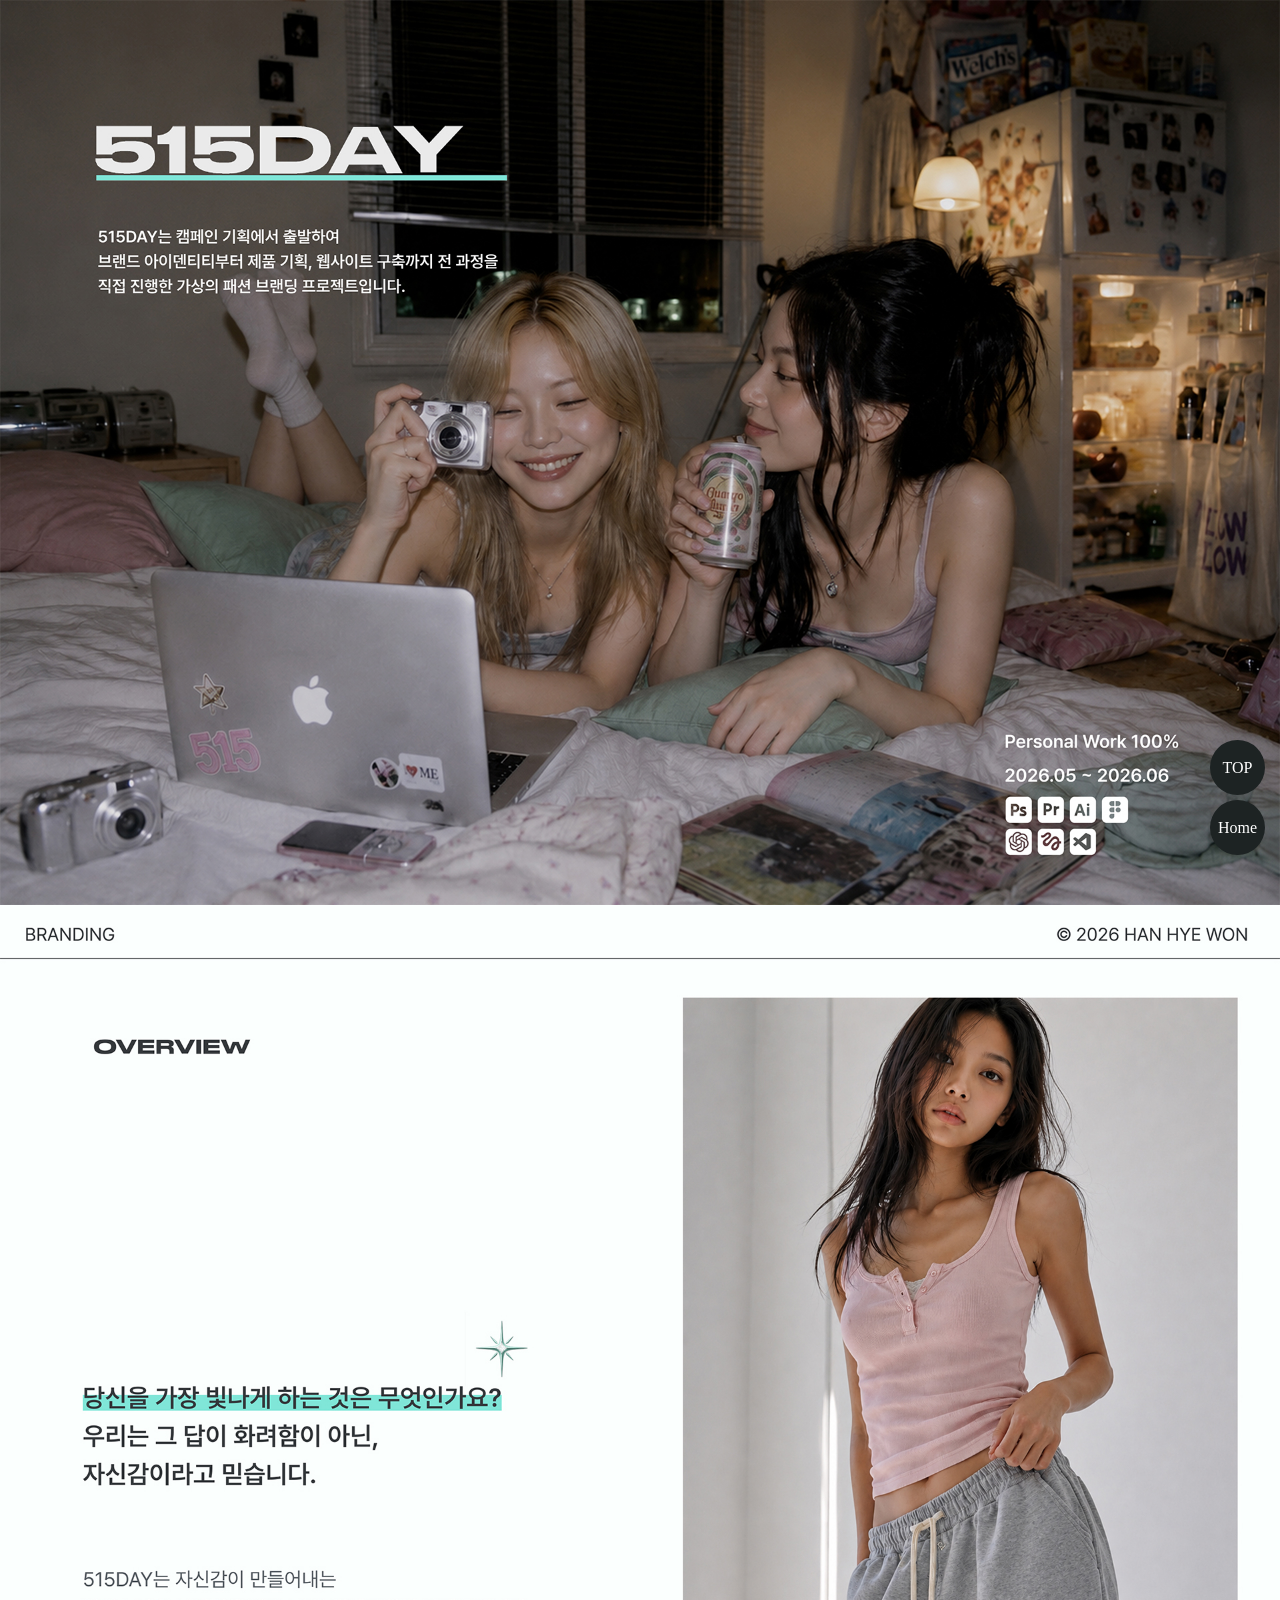
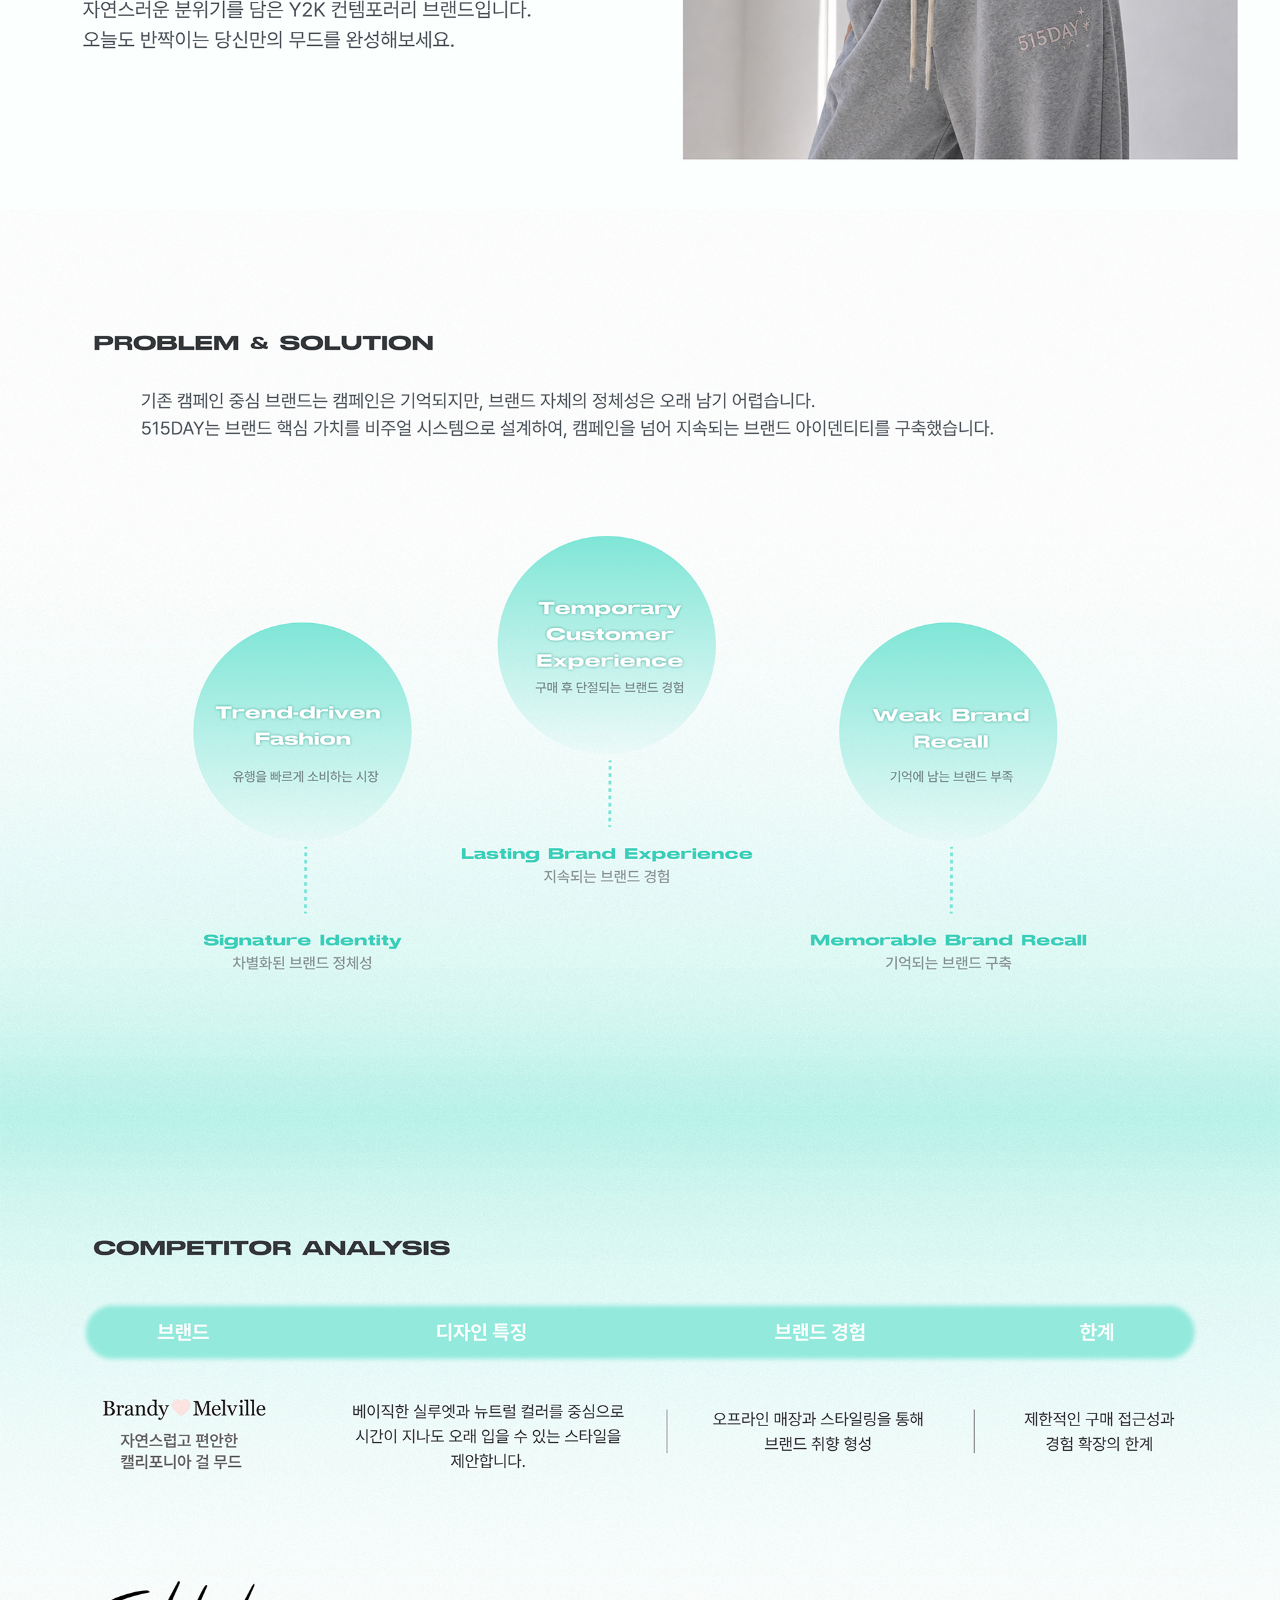
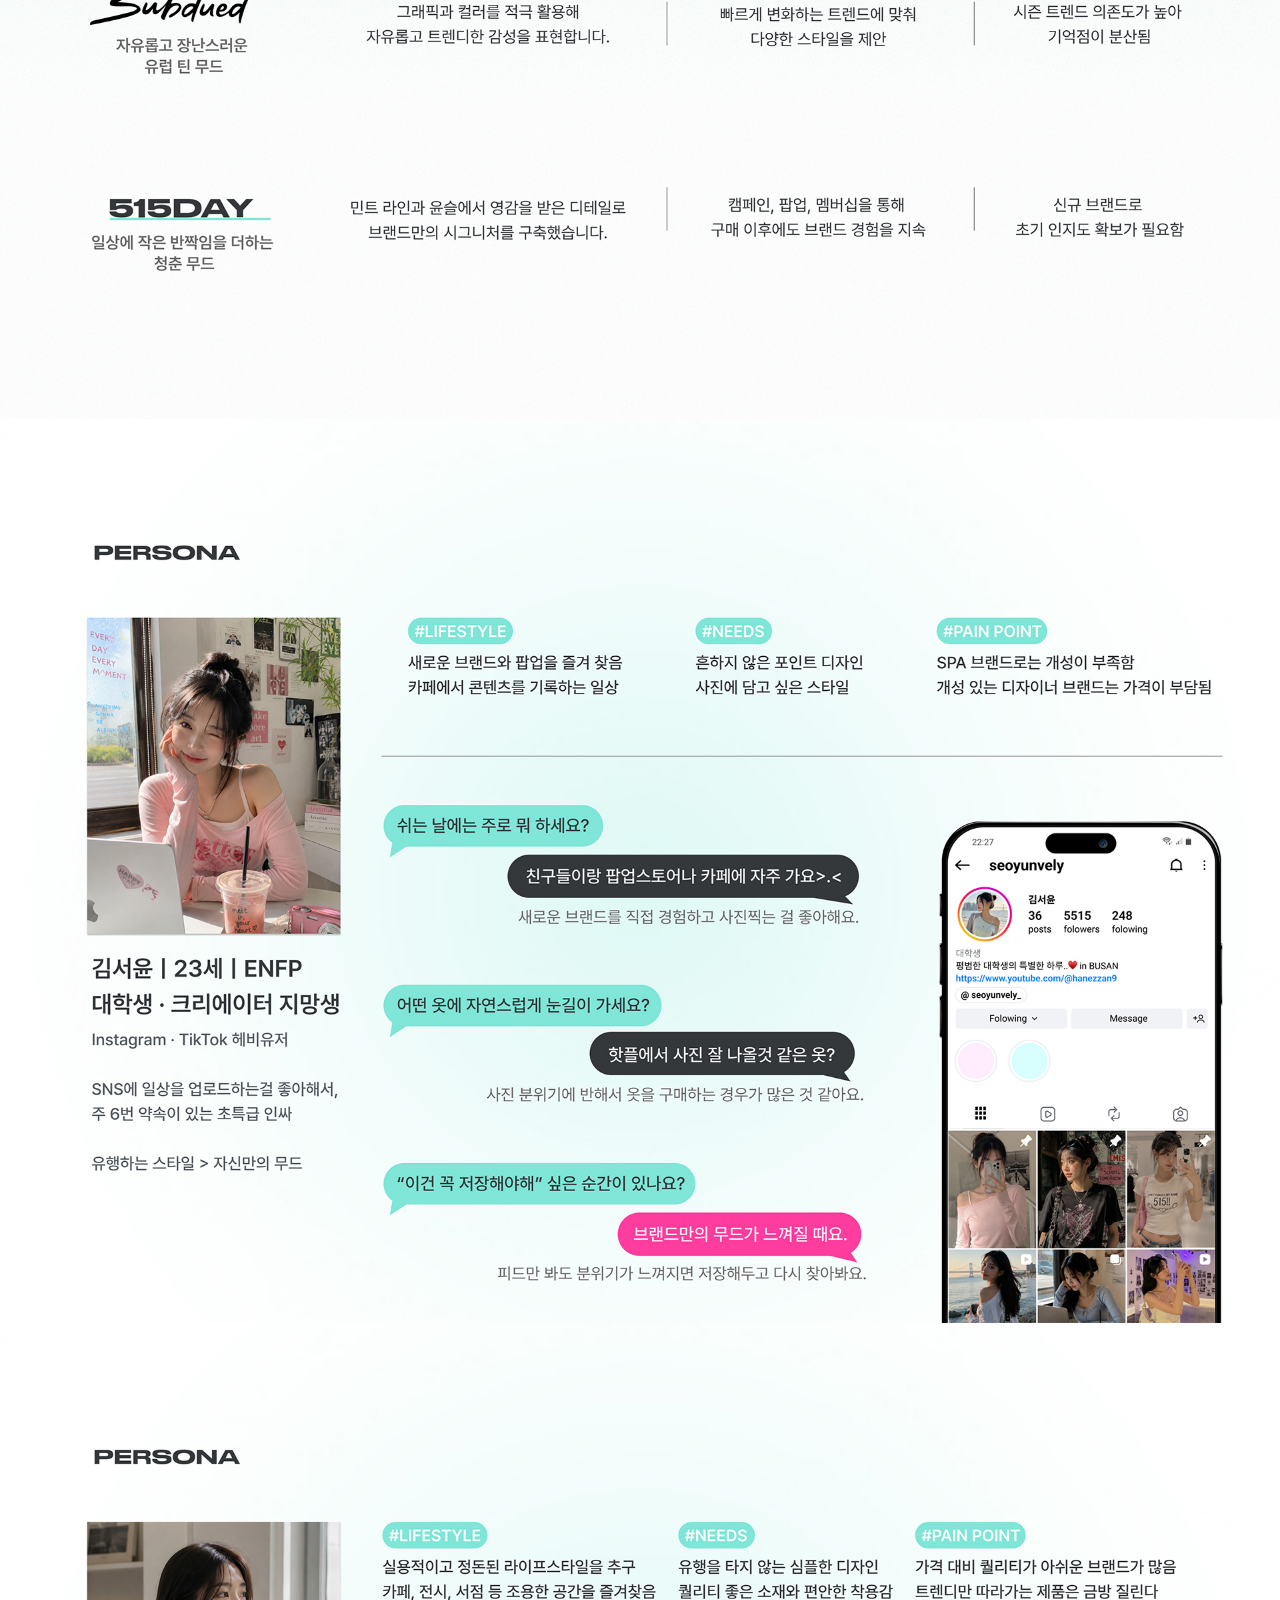
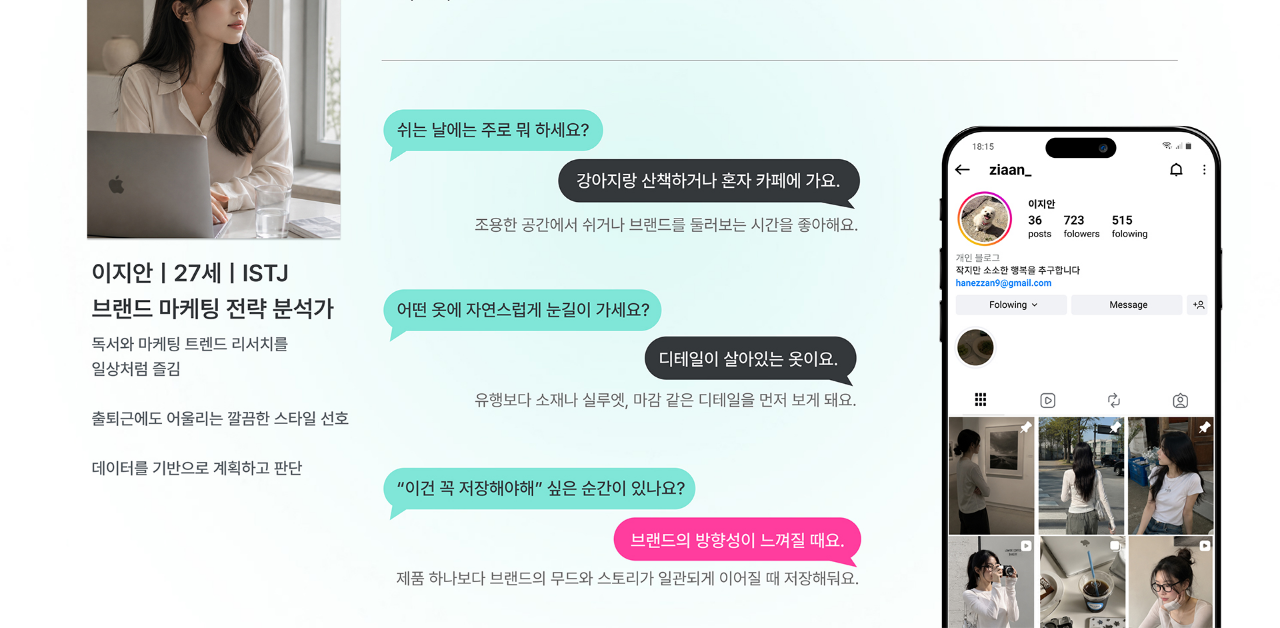
<file: 515DAY.html>
<!DOCTYPE html>
<html lang="en">
<head>
    <meta charset="UTF-8">
    <meta name="viewport" content="width=device-width, initial-scale=1.0">
    <title>515DAY Brand Strategy</title>
    <link rel="shortcut icon" href="./assets/515DAY/SBSB.png" type="image/x-icon">
</head>
<style>
   *{margin:0; padding:0;}
			a{text-decoration:none;
				color:inherit;}
			img{
				display: block;
				
			}
			.fixed_box{position:fixed;
				bottom:40px;
				right:30px;
				width:40px;}
			#top img{
					width: 100%;
				}
			.home_btn, .top_btn{
				display: inline-block;
				width:55px;
				line-height: 55px;
				background-color: #1d2323;
				text-align: center;
				border-radius:50%;
				margin-bottom:5px;
				color:#fff;
				transition: all 0.5s;
			}
			.fixed_box a:hover{
				background-color: #1d2323;
			} 
</style>
<body>
   <div id="top">
			<img src="./assets/515DAY/5151.jpg" alt="bx이미지"><!--가이드 이미지 경로 지정하기-->
			<img src="./assets/515DAY/5152.jpg" alt="bx이미지"><!--가이드 이미지 경로 지정하기-->
			<img src="./assets/515DAY/5153.jpg" alt="bx이미지"><!--가이드 이미지 경로 지정하기-->
			<img src="./assets/515DAY/5154.jpg" alt="bx이미지"><!--가이드 이미지 경로 지정하기-->
			<img src="./assets/515DAY/5155.jpg" alt="bx이미지"><!--가이드 이미지 경로 지정하기-->
			<img src="./assets/515DAY/5156.jpg" alt="bx이미지"><!--가이드 이미지 경로 지정하기-->
			
		<div class="fixed_box">
			<a href="#" class="top_btn"><!--href부분은 이미지를 감싼 div에 있는 id이름과 동일하게 설정.-->
				TOP
			</a>
			<a href="index.html" target="_blank" class="home_btn">
				Home
			</a>
		</div>


		<!--이동시 부드럽게 이동시키기 위해 추가한 구문 시작. script쪽 전부 삭제가능.-->
		<script src="https://code.jquery.com/jquery-1.12.4.min.js" integrity="sha256-ZosEbRLbNQzLpnKIkEdrPv7lOy9C27hHQ+Xp8a4MxAQ=" crossorigin="anonymous"></script>
		<script>
			$(function() {
				$('a[href*="#"]:not([href="#"])').click(function() {
				if (location.pathname.replace(/^\//,'') == this.pathname.replace(/^\//,'') && location.hostname == this.hostname) {
				var target = $(this.hash);
				target = target.length ? target : $('[name=' + this.hash.slice(1) +']');
				if (target.length) {
				$('html, body').animate({
				scrollTop: target.offset().top
				}, 500);//움직이는 시간 조정
				return false;
				}
				}
				});
				});
		</script>
</body>
</html>
</file>
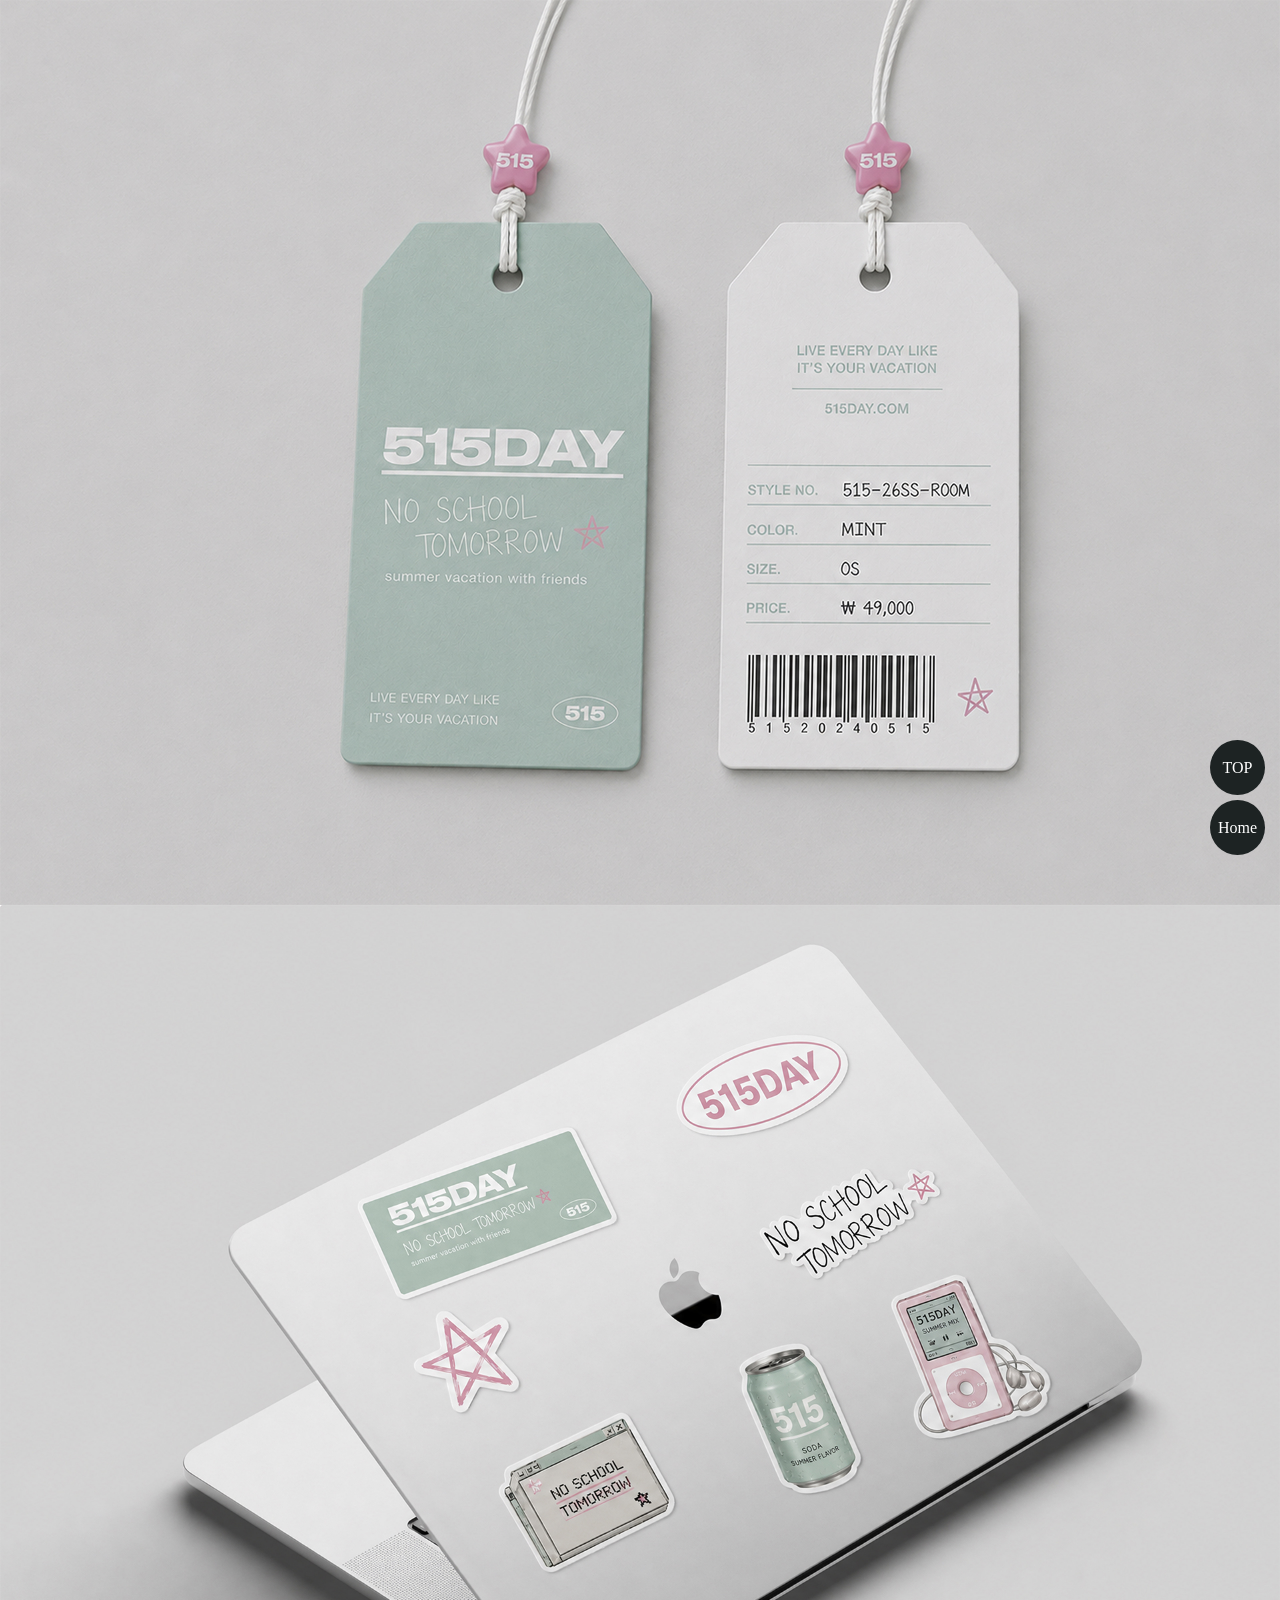
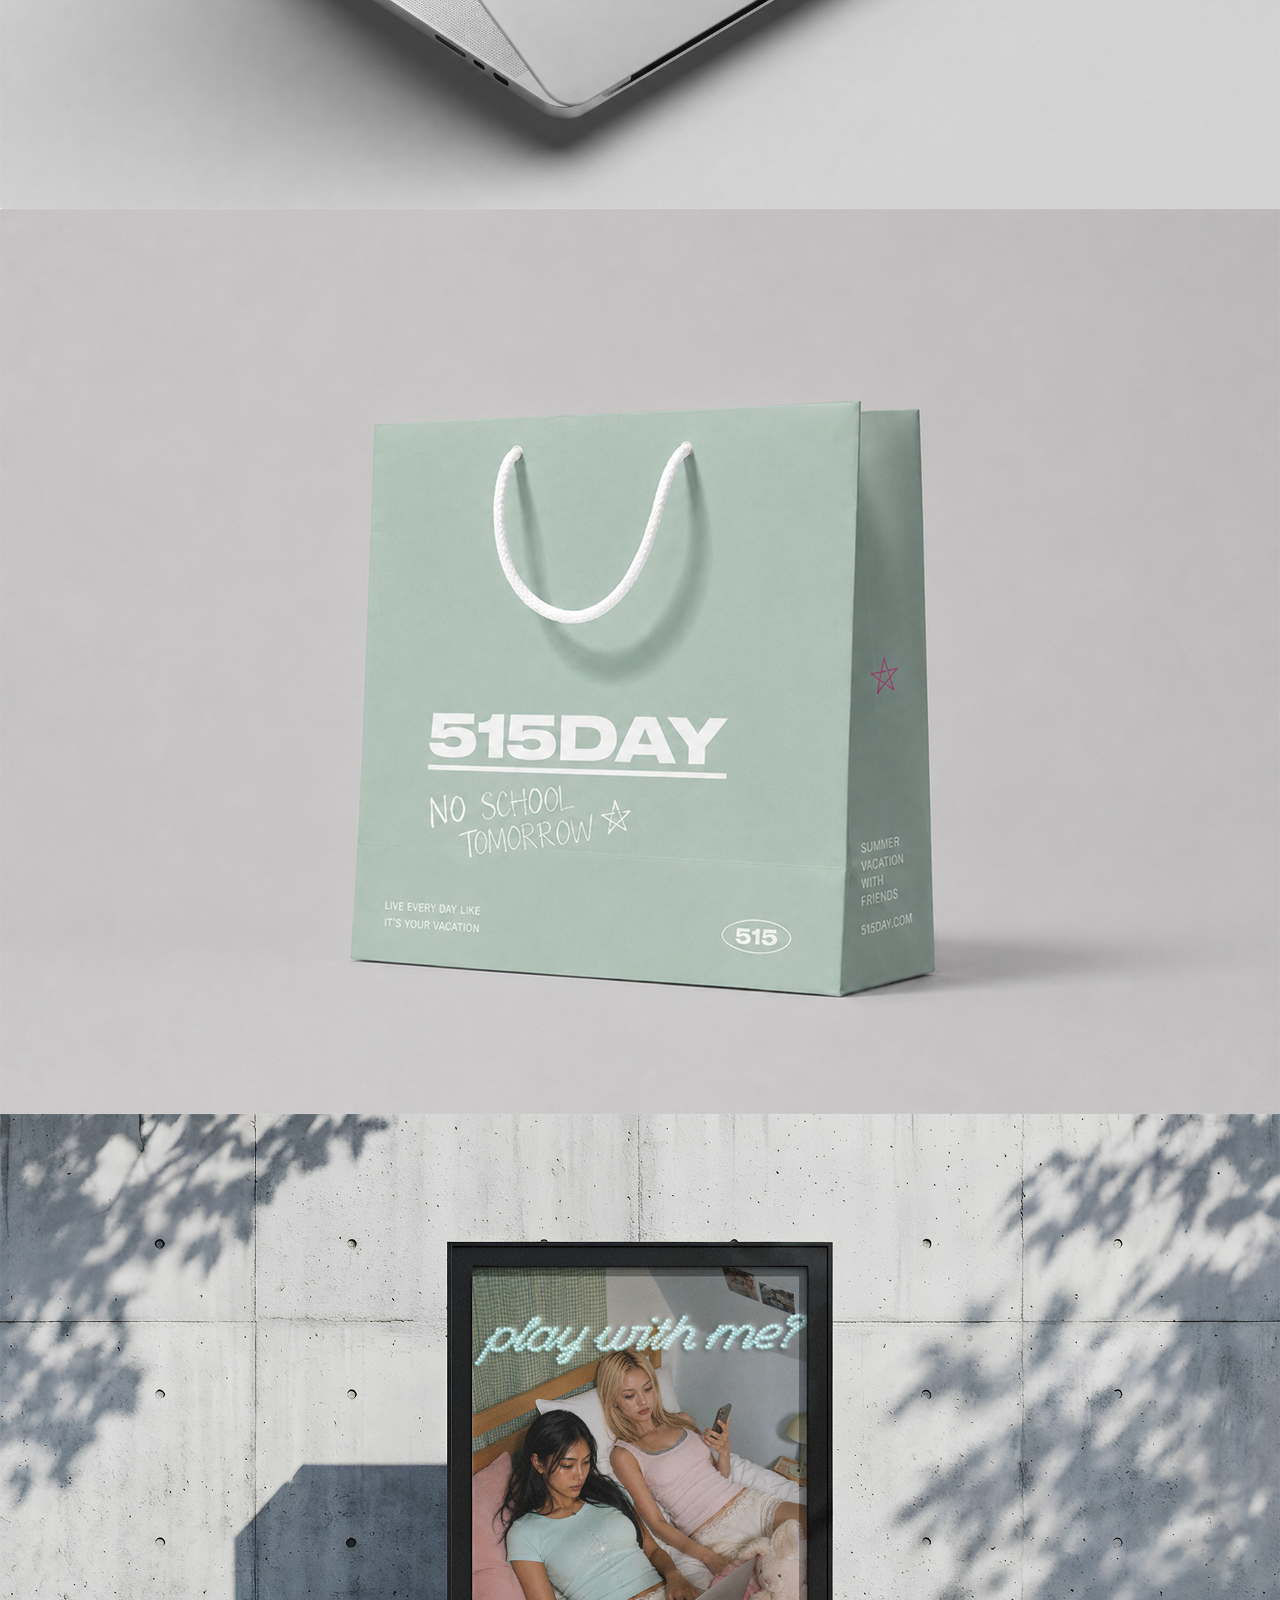
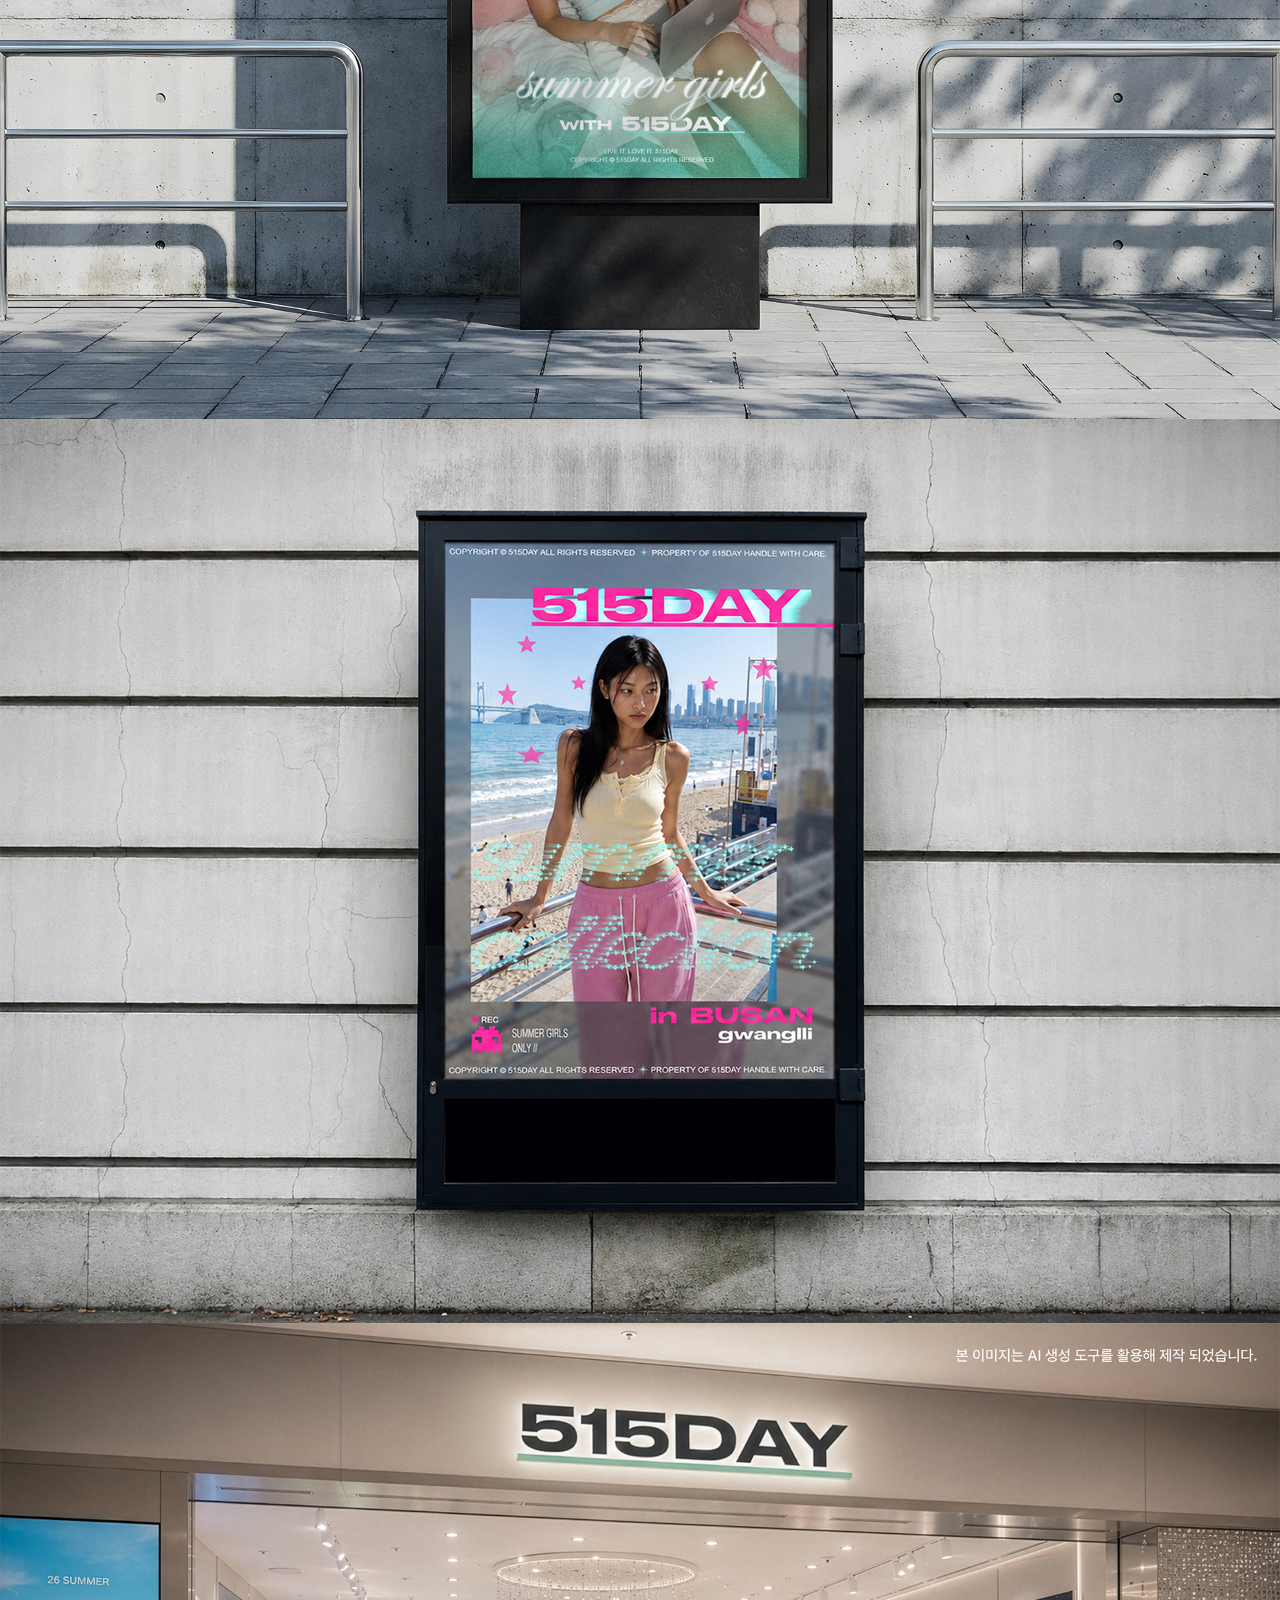
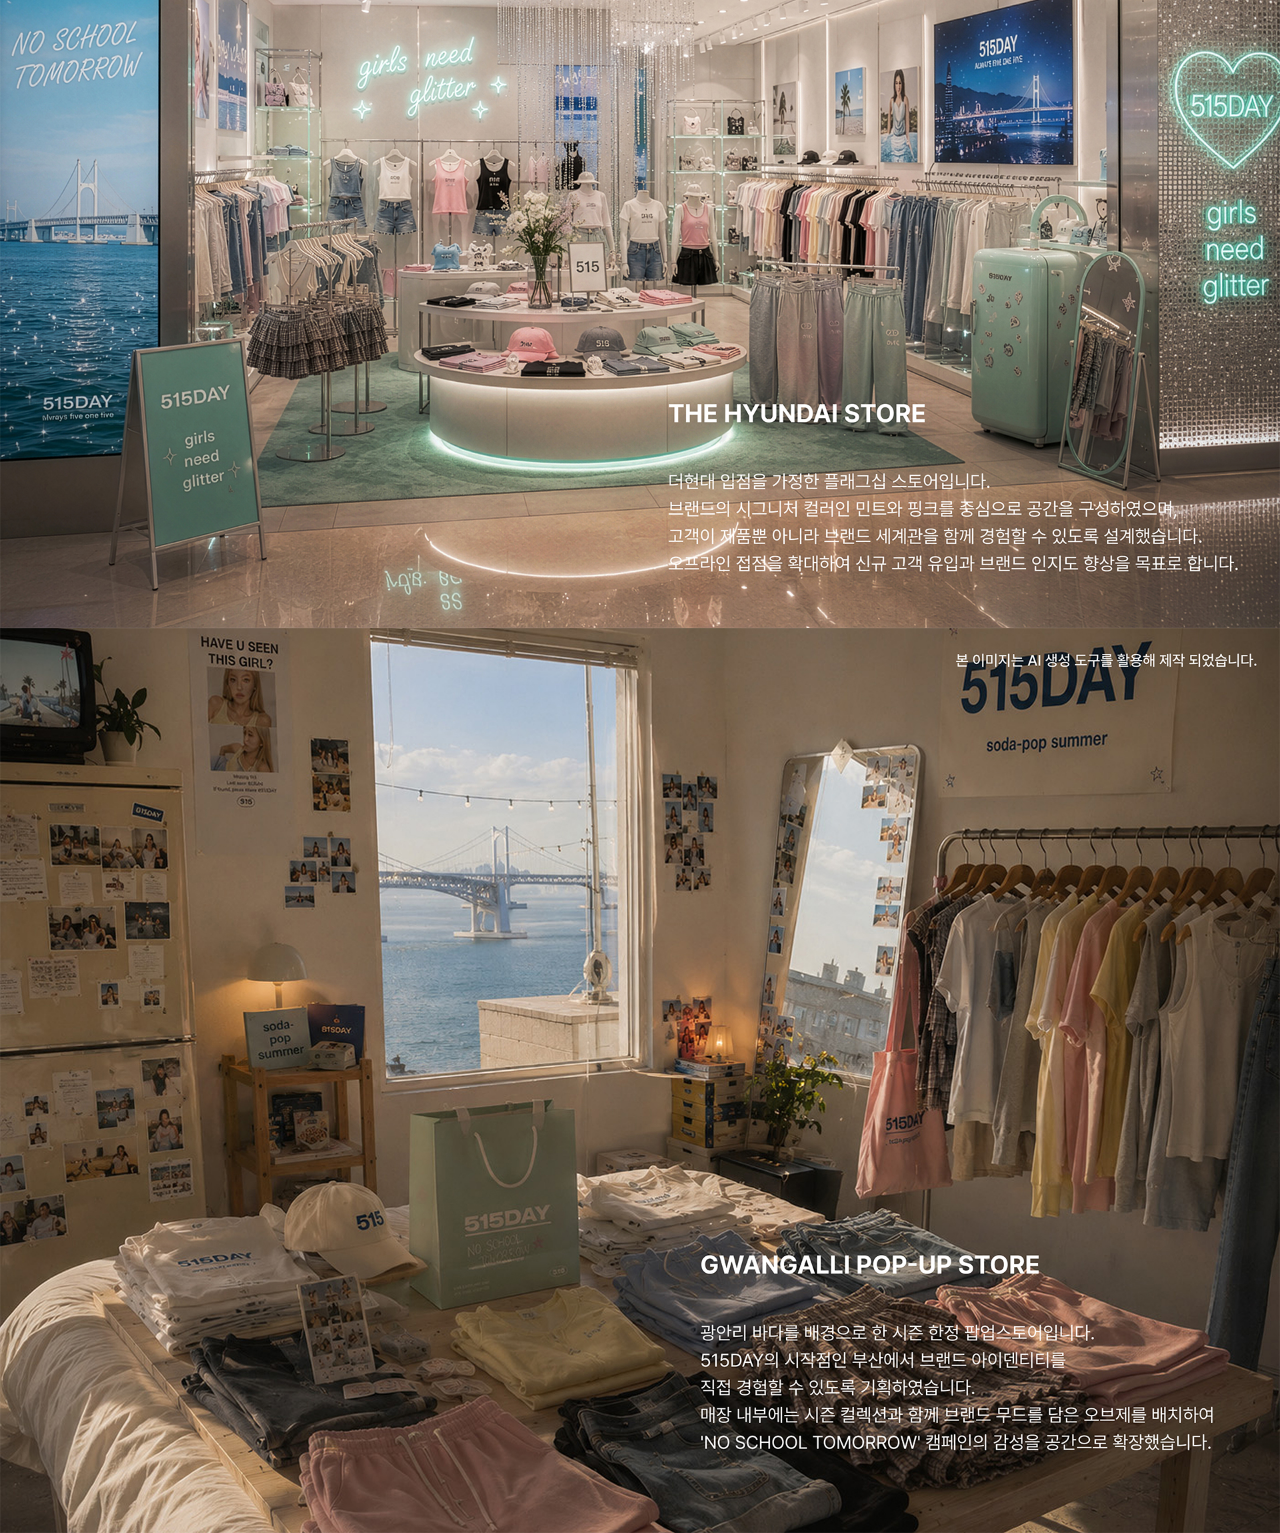
<file: 515DAYmockup.html>
<!DOCTYPE html>
<html lang="en">
<head>
    <meta charset="UTF-8">
    <meta name="viewport" content="width=device-width, initial-scale=1.0">
    <title>515DAY Mockup</title>
    <link rel="shortcut icon" href="./assets/515DAY/SBSB.png" type="image/x-icon">
</head>
<style>
   *{margin:0; padding:0;}
			a{text-decoration:none;
				color:inherit;}
			img{
				display: block;
				
			}
			.fixed_box{position:fixed;
				bottom:40px;
				right:30px;
				width:40px;}
			#top img{
					width: 100%;
				}
			.home_btn, .top_btn{
				display: inline-block;
				width:55px;
				line-height: 55px;
				background-color: #1d2323;
				text-align: center;
				border-radius:50%;
				margin-bottom:5px;
				color:#fff;
				transition: all 0.5s;
			}
			.fixed_box a:hover{
				background-color: #1d2323;
			} 
</style>
<body>
   <div id="top">
			<img src="./assets/515DAY/m1.jpg" alt="bx이미지"><!--가이드 이미지 경로 지정하기-->
			<img src="./assets/515DAY/m2.jpg" alt="bx이미지"><!--가이드 이미지 경로 지정하기-->
			<img src="./assets/515DAY/m3.jpg" alt="bx이미지"><!--가이드 이미지 경로 지정하기-->
			<img src="./assets/515DAY/m4.jpg" alt="bx이미지"><!--가이드 이미지 경로 지정하기-->
			<img src="./assets/515DAY/m5.jpg" alt="bx이미지"><!--가이드 이미지 경로 지정하기-->
			<img src="./assets/515DAY/m6.jpg" alt="bx이미지"><!--가이드 이미지 경로 지정하기-->
			<img src="./assets/515DAY/m7.jpg" alt="bx이미지"><!--가이드 이미지 경로 지정하기-->
		<div class="fixed_box">
			<a href="#" class="top_btn"><!--href부분은 이미지를 감싼 div에 있는 id이름과 동일하게 설정.-->
				TOP
			</a>
			<a href="index.html" target="_blank" class="home_btn">
				Home
			</a>
		</div>


		<!--이동시 부드럽게 이동시키기 위해 추가한 구문 시작. script쪽 전부 삭제가능.-->
		<script src="https://code.jquery.com/jquery-1.12.4.min.js" integrity="sha256-ZosEbRLbNQzLpnKIkEdrPv7lOy9C27hHQ+Xp8a4MxAQ=" crossorigin="anonymous"></script>
		<script>
			$(function() {
				$('a[href*="#"]:not([href="#"])').click(function() {
				if (location.pathname.replace(/^\//,'') == this.pathname.replace(/^\//,'') && location.hostname == this.hostname) {
				var target = $(this.hash);
				target = target.length ? target : $('[name=' + this.hash.slice(1) +']');
				if (target.length) {
				$('html, body').animate({
				scrollTop: target.offset().top
				}, 500);//움직이는 시간 조정
				return false;
				}
				}
				});
				});
		</script>
</body>
</html>
</file>
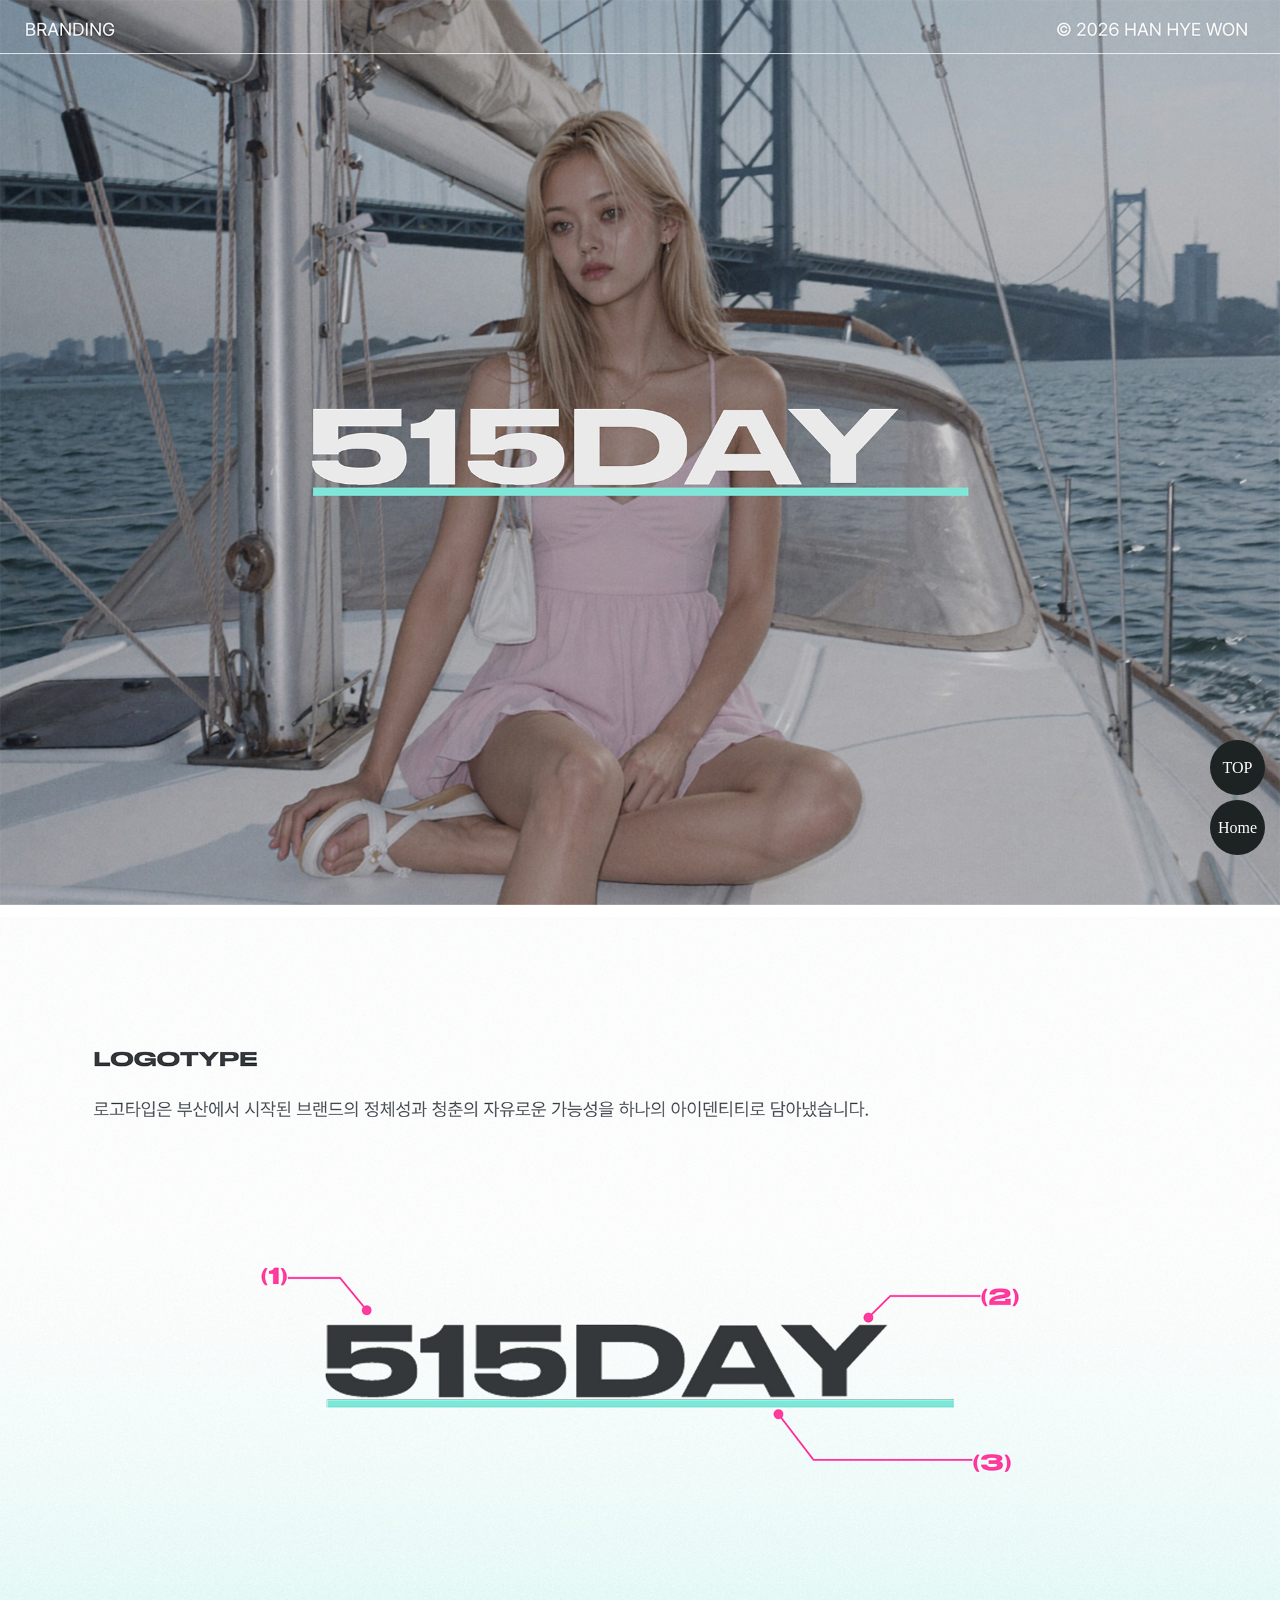
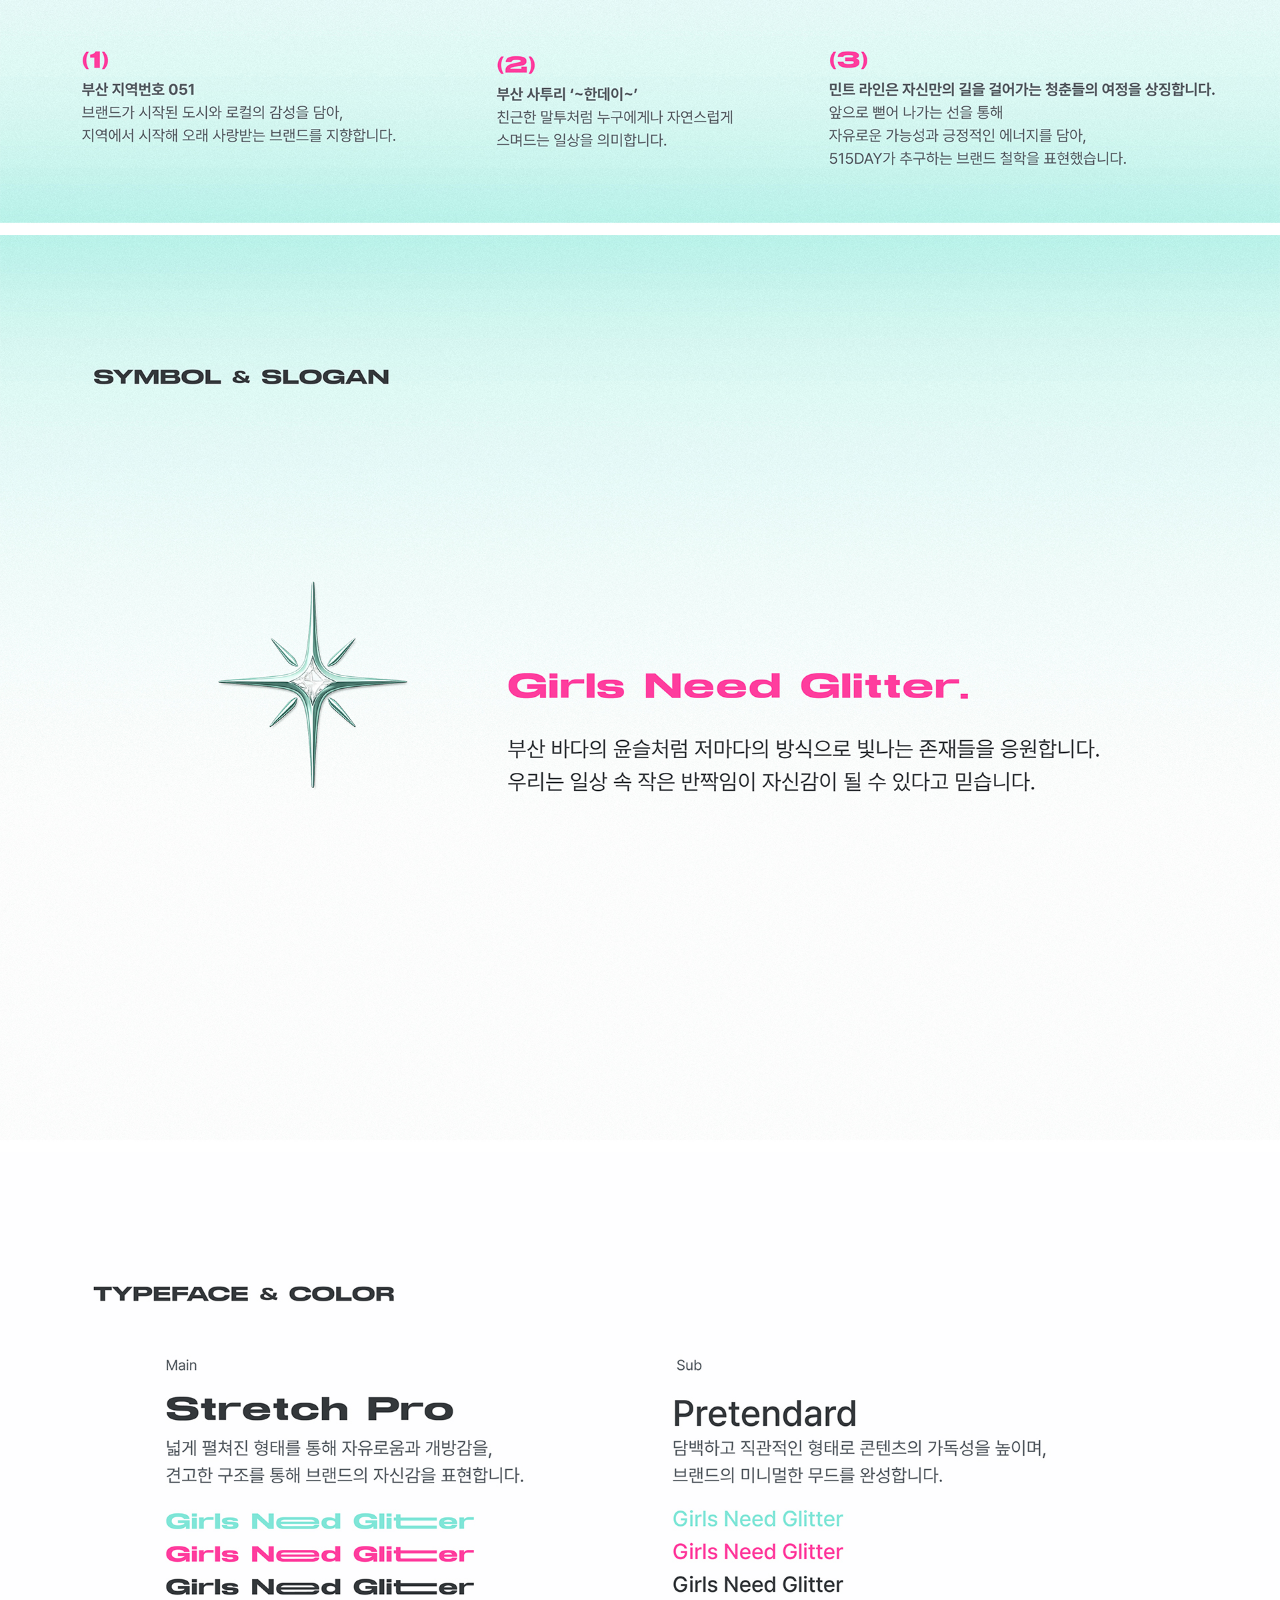
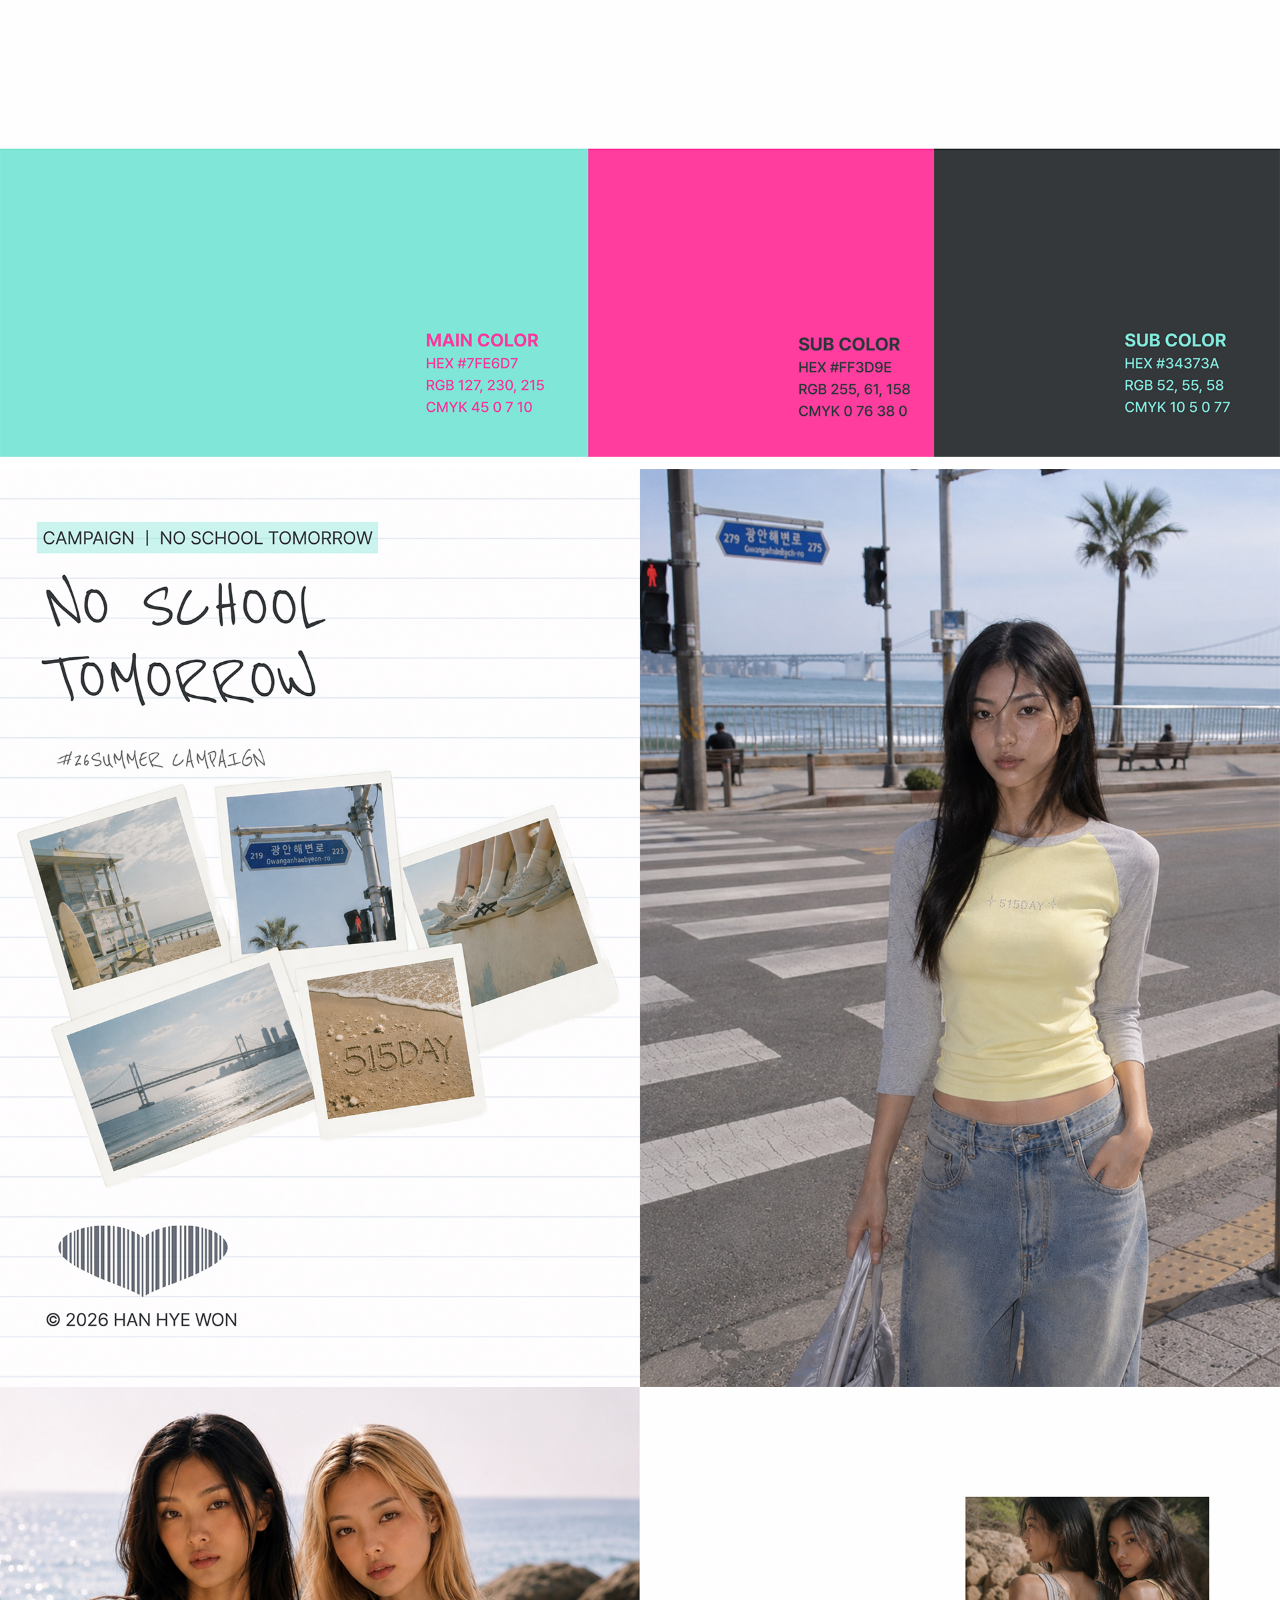
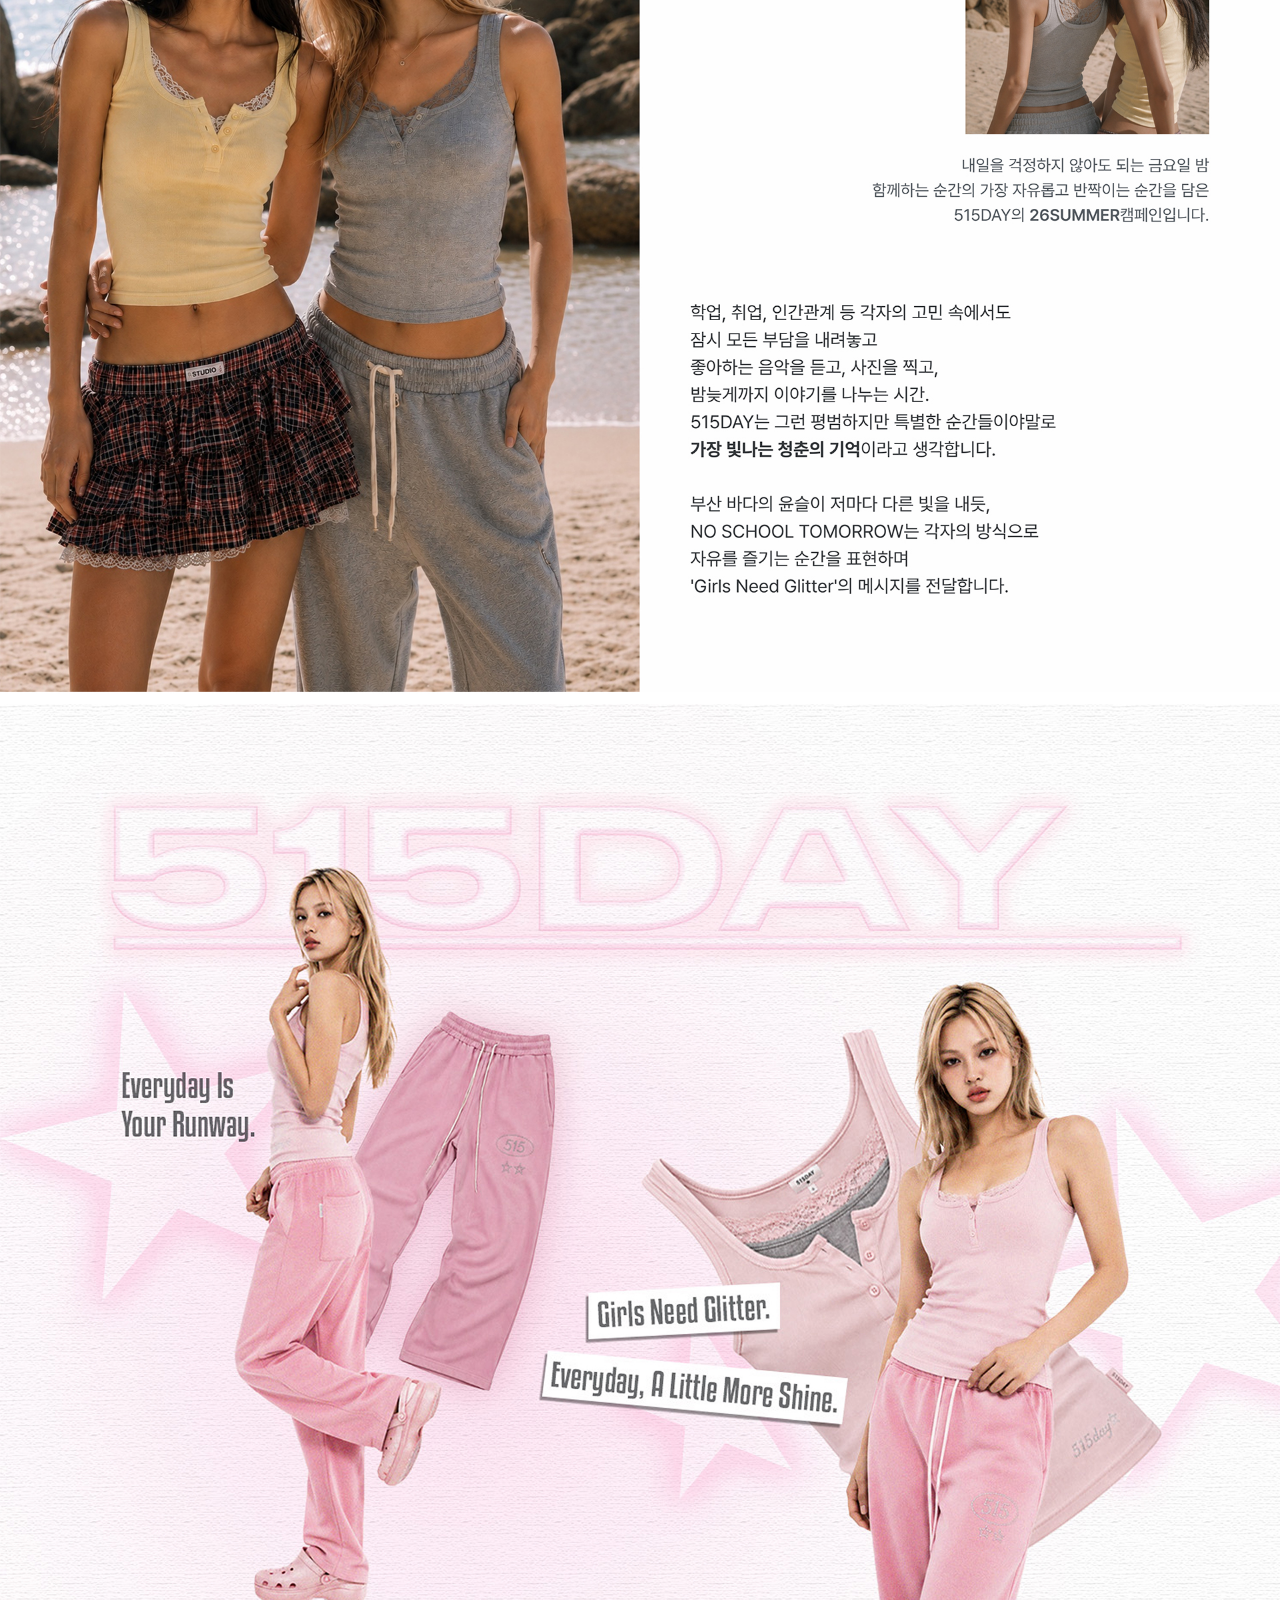
<file: 515DAYVI.html>
<!DOCTYPE html>
<html lang="en">
<head>
    <meta charset="UTF-8">
    <meta name="viewport" content="width=device-width, initial-scale=1.0">
    <title>515DAY Visual Identity</title>
    <link rel="shortcut icon" href="./assets/515DAY/SBSB.png" type="image/x-icon">
</head>
<style>
   *{margin:0; padding:0;}
 
			a{text-decoration:none;
				color:inherit;}
			img{
				display: block;
            
			}
        
			.fixed_box{position:fixed;
				bottom:40px;
				right:30px;
				width:40px;}
			#top img{
					width: 100%;
				}
			.home_btn, .top_btn{
				display: inline-block;
				width:55px;
				line-height: 55px;
				background-color: #1d2323;
				text-align: center;
				border-radius:50%;
				margin-bottom:5px;
				color:#fff;
				transition: all 0.5s;
			}
			.fixed_box a:hover{
				background-color: #1d2323;
			} 
</style>
<body>
   <div id="top">
			<img src="./assets/515DAY/vi1.jpg" alt="bx이미지"><!--가이드 이미지 경로 지정하기-->
			<img src="./assets/515DAY/vi2.jpg" alt="bx이미지"><!--가이드 이미지 경로 지정하기-->
			<img src="./assets/515DAY/vi3.jpg" alt="bx이미지"><!--가이드 이미지 경로 지정하기-->
			<img src="./assets/515DAY/vi4.jpg" alt="bx이미지"><!--가이드 이미지 경로 지정하기-->
			<img src="./assets/515DAY/vi5.jpg" alt="bx이미지"><!--가이드 이미지 경로 지정하기-->
			<img src="./assets/515DAY/vi6.jpg" alt="bx이미지"><!--가이드 이미지 경로 지정하기-->
            <img src="./assets/515DAY/vi7.jpg" alt="bx이미지"><!--가이드 이미지 경로 지정하기-->
			
		<div class="fixed_box">
			<a href="#" class="top_btn"><!--href부분은 이미지를 감싼 div에 있는 id이름과 동일하게 설정.-->
				TOP
			</a>
			<a href="index.html" target="_blank" class="home_btn">
				Home
			</a>
		</div>


		<!--이동시 부드럽게 이동시키기 위해 추가한 구문 시작. script쪽 전부 삭제가능.-->
		<script src="https://code.jquery.com/jquery-1.12.4.min.js" integrity="sha256-ZosEbRLbNQzLpnKIkEdrPv7lOy9C27hHQ+Xp8a4MxAQ=" crossorigin="anonymous"></script>
		<script>
			$(function() {
				$('a[href*="#"]:not([href="#"])').click(function() {
				if (location.pathname.replace(/^\//,'') == this.pathname.replace(/^\//,'') && location.hostname == this.hostname) {
				var target = $(this.hash);
				target = target.length ? target : $('[name=' + this.hash.slice(1) +']');
				if (target.length) {
				$('html, body').animate({
				scrollTop: target.offset().top
				}, 500);//움직이는 시간 조정
				return false;
				}
				}
				});
				});
		</script>
</body>
</html>
</file>
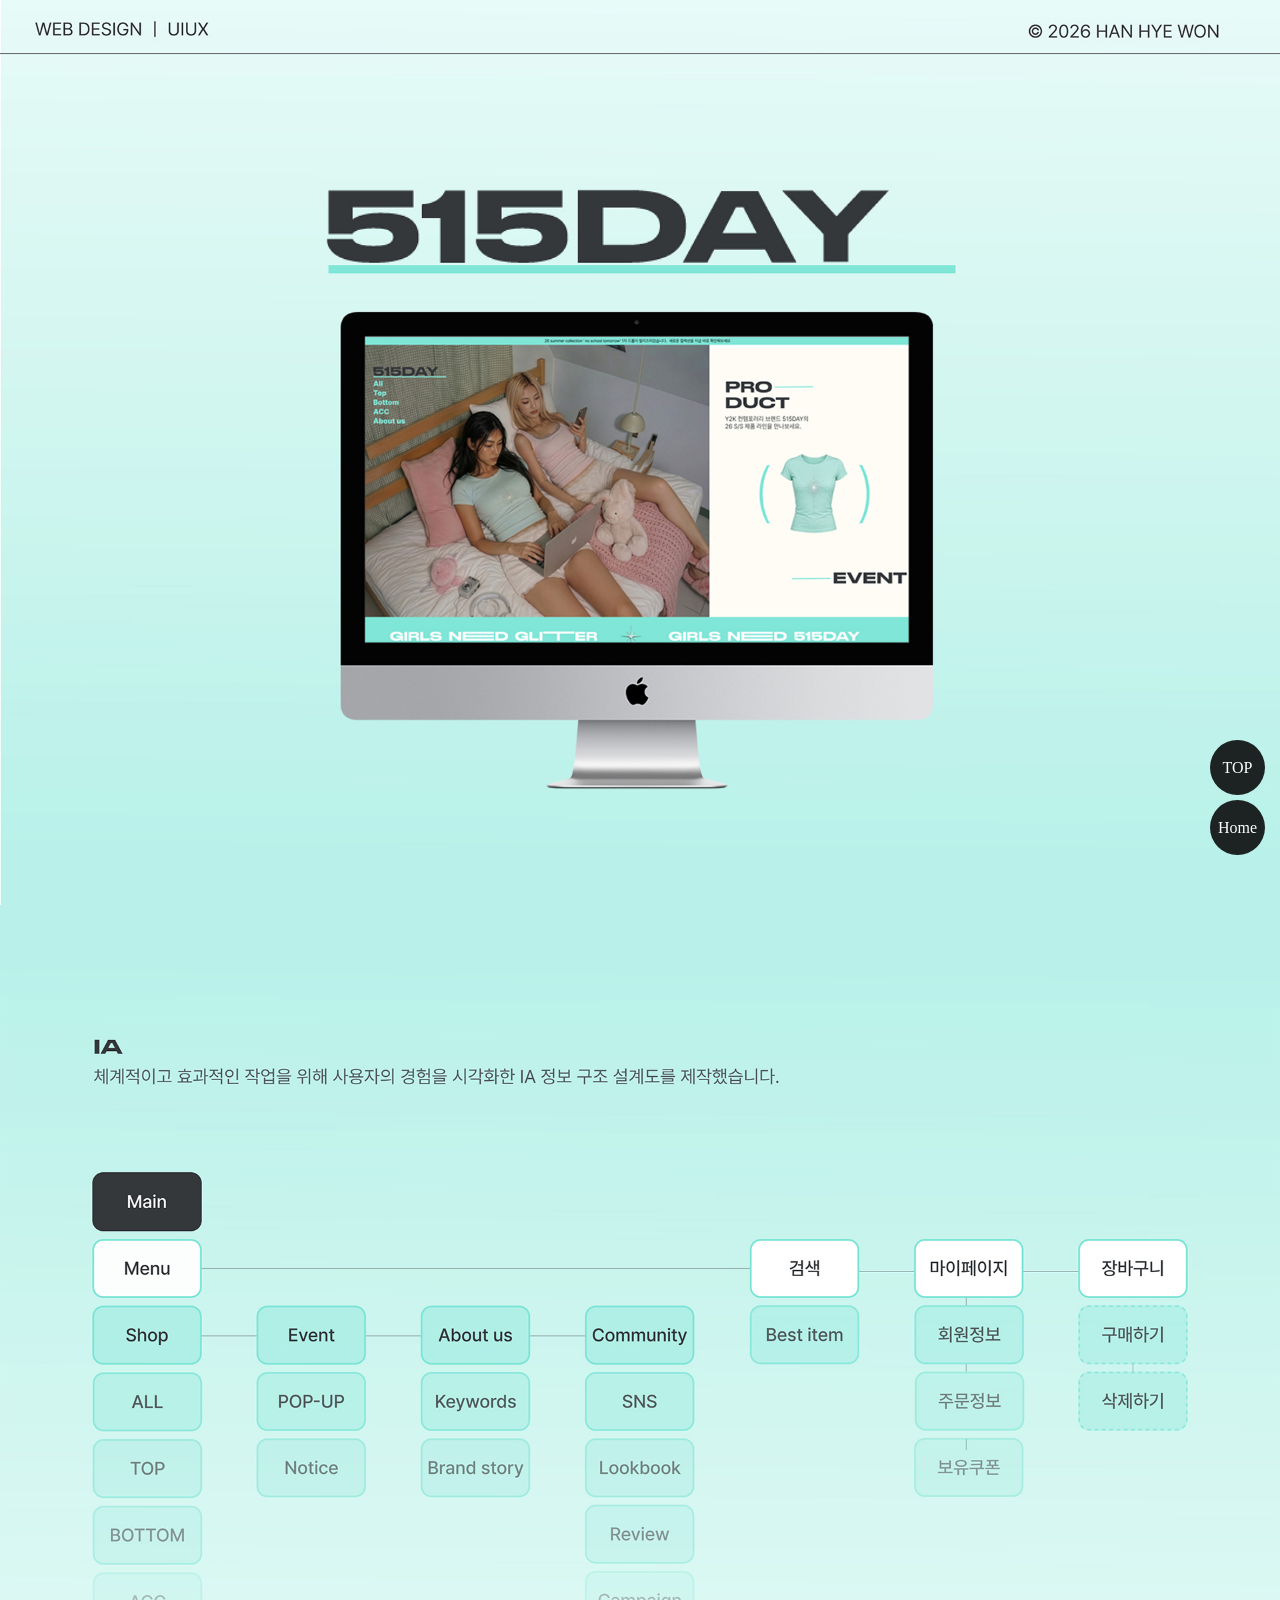
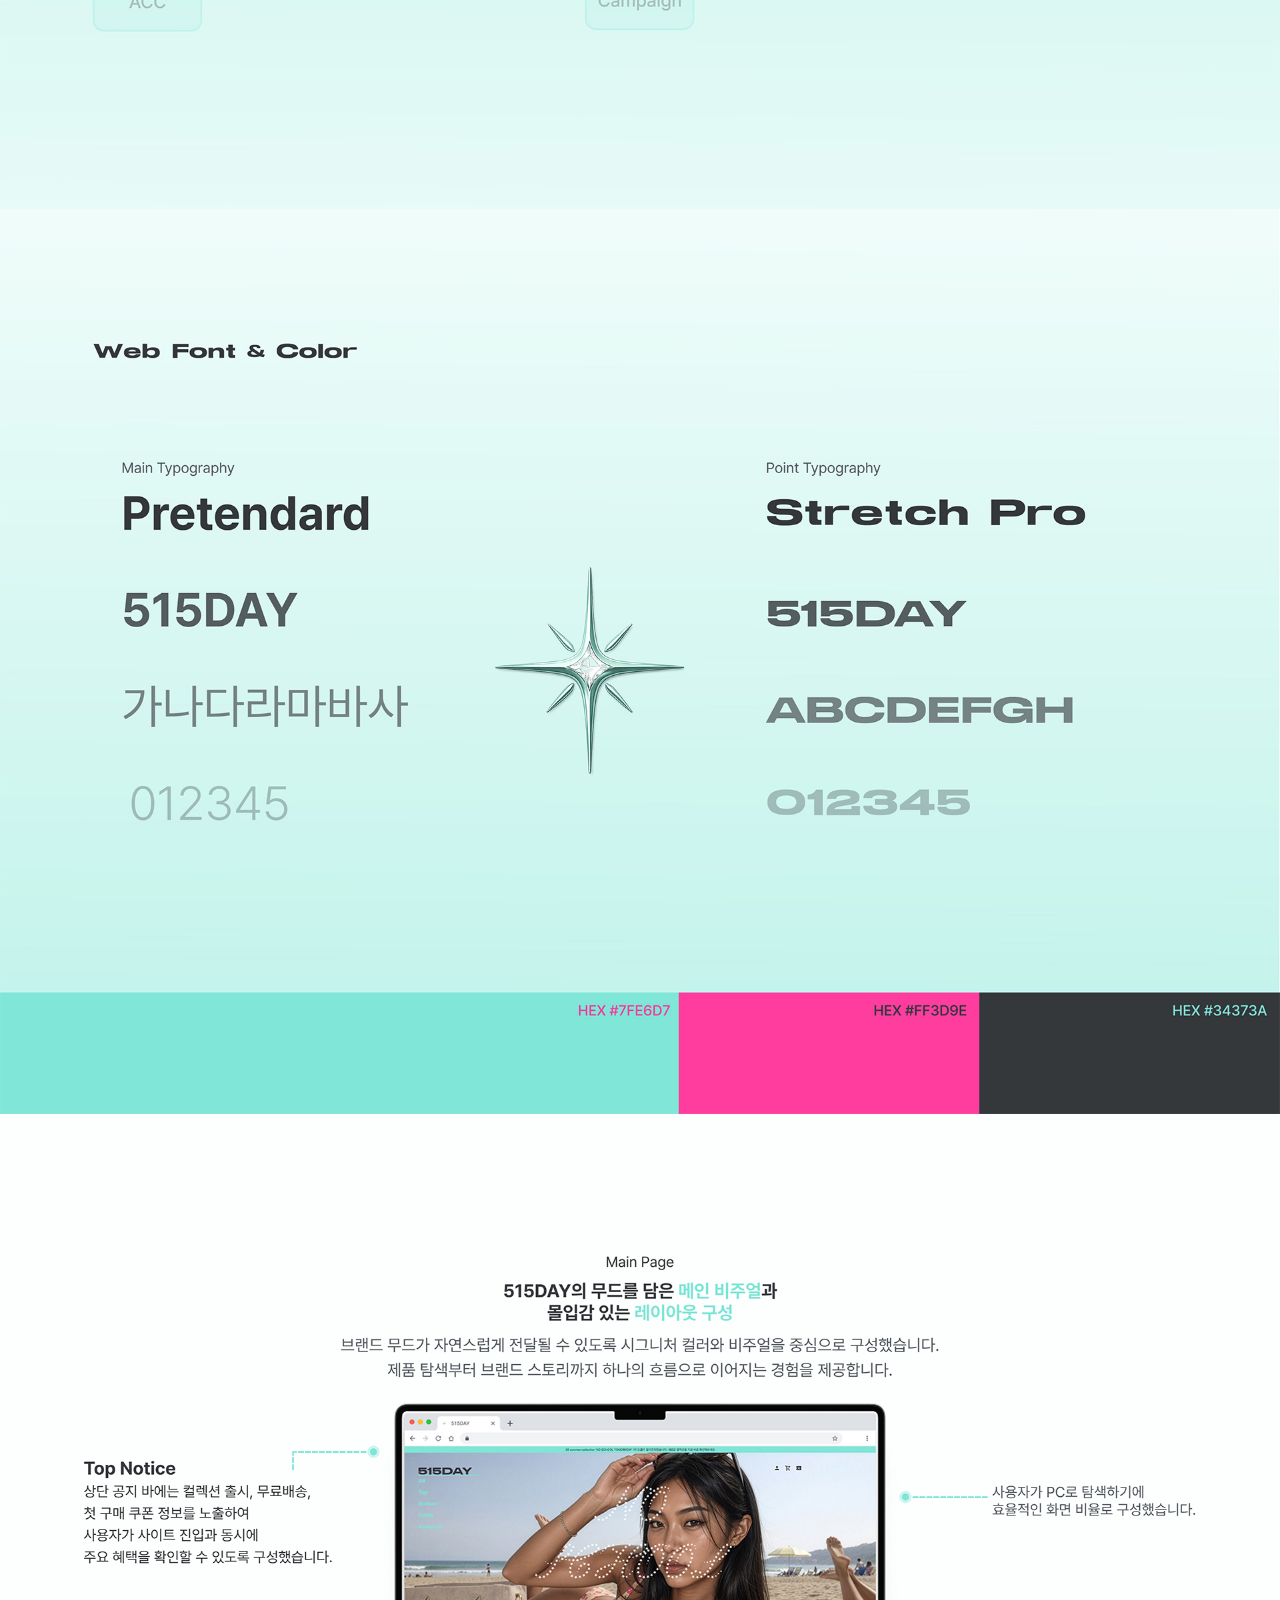
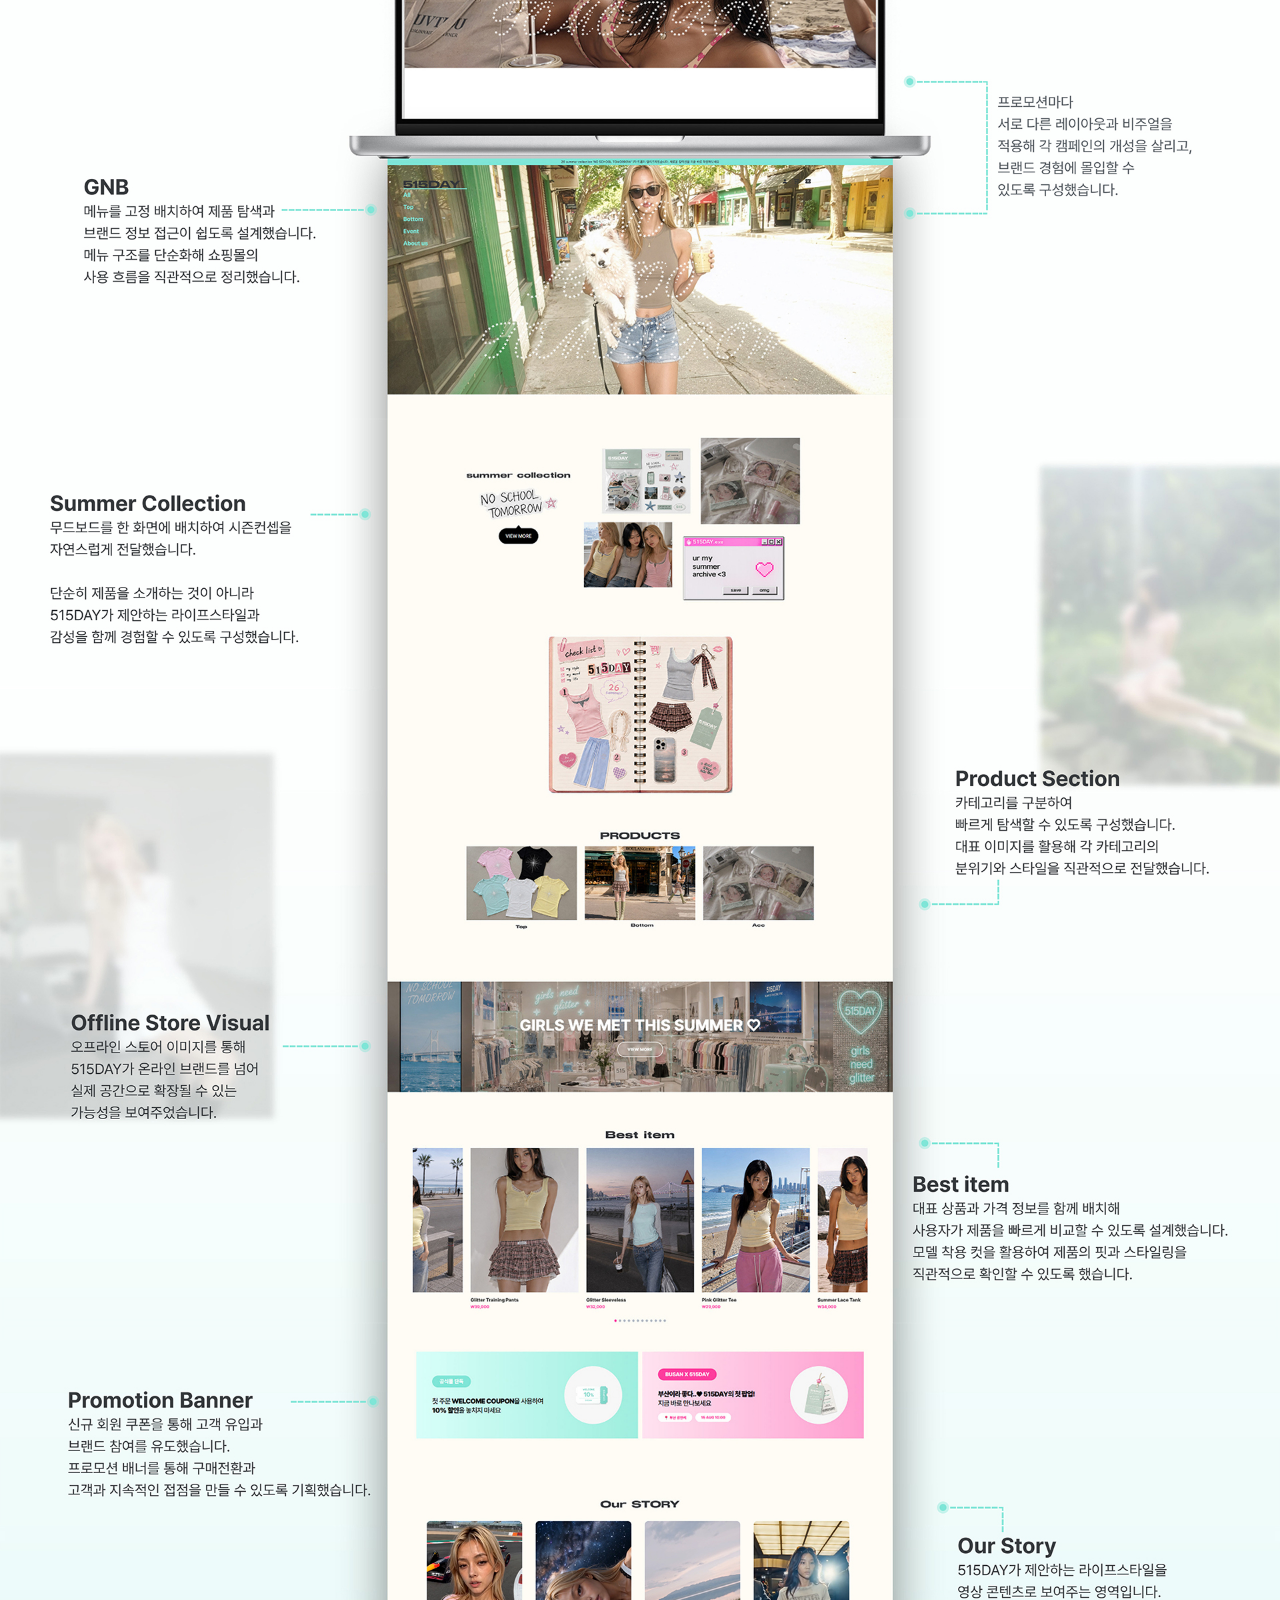
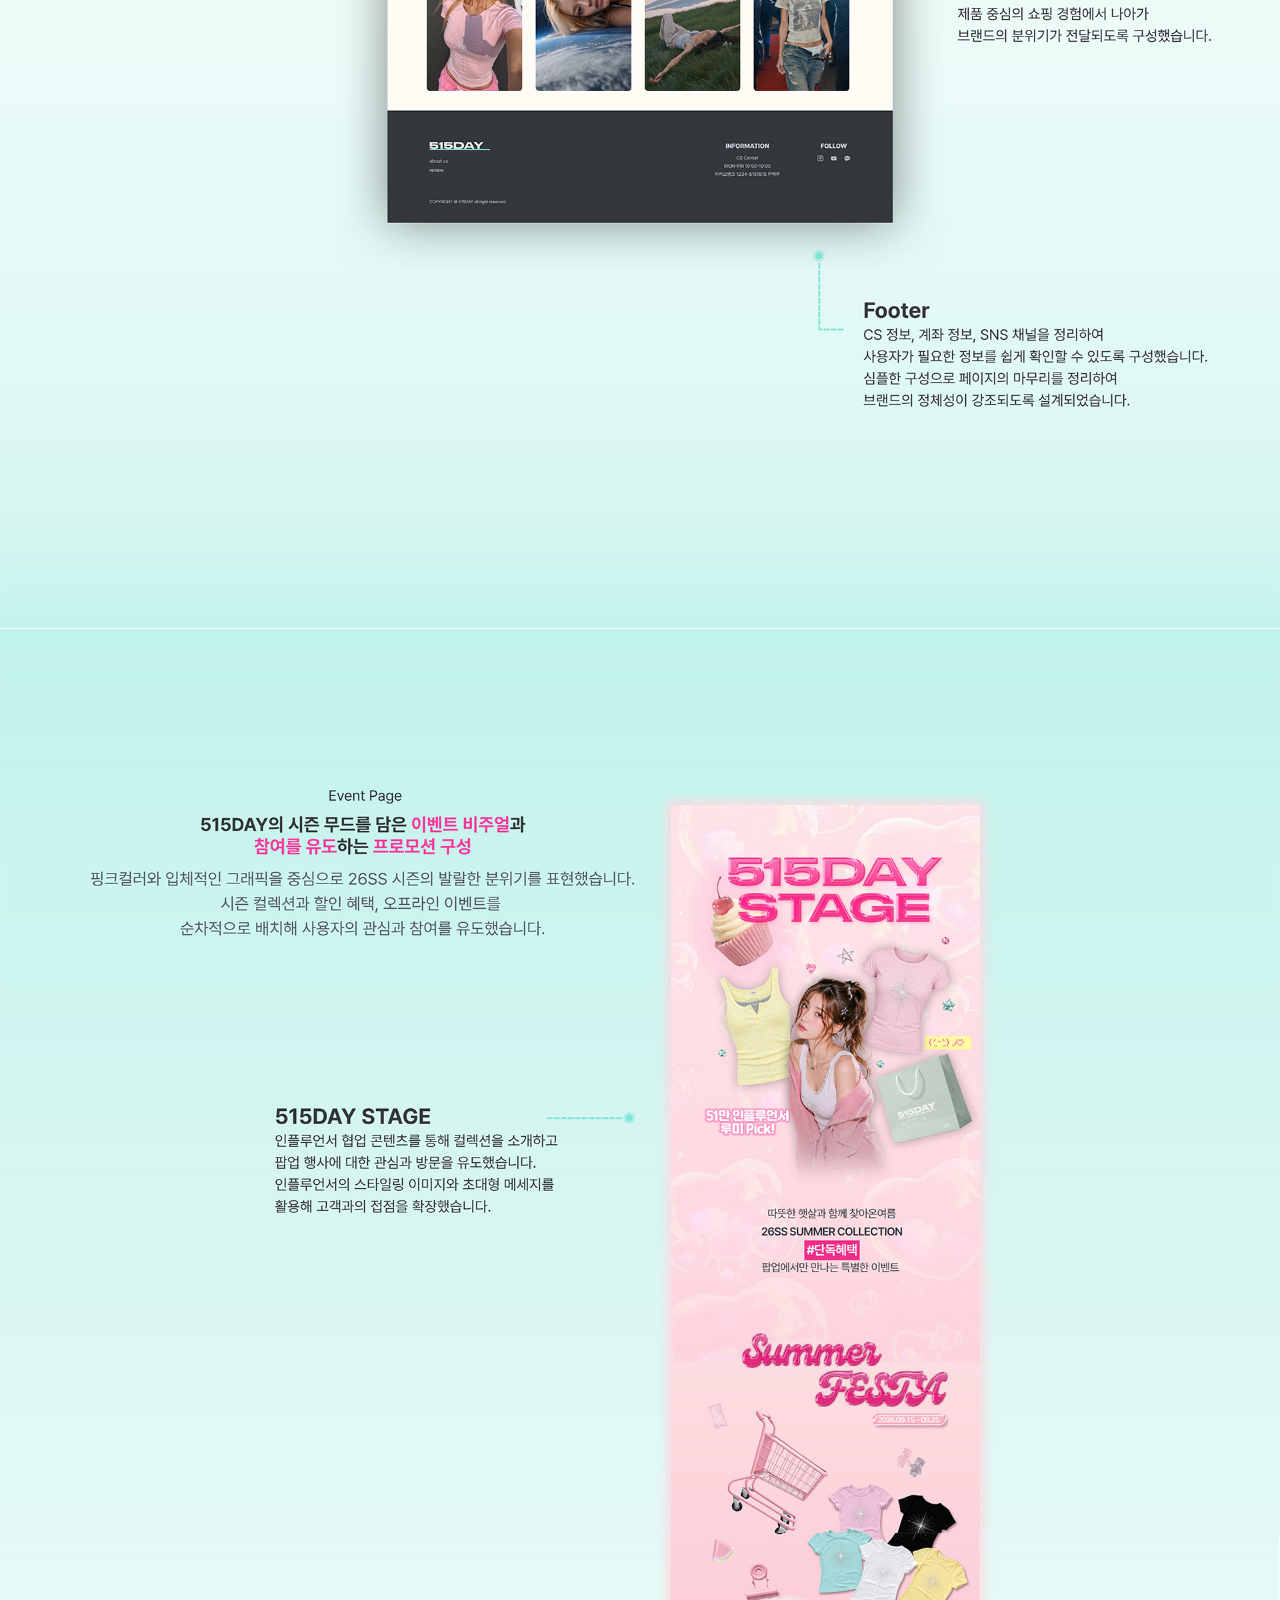
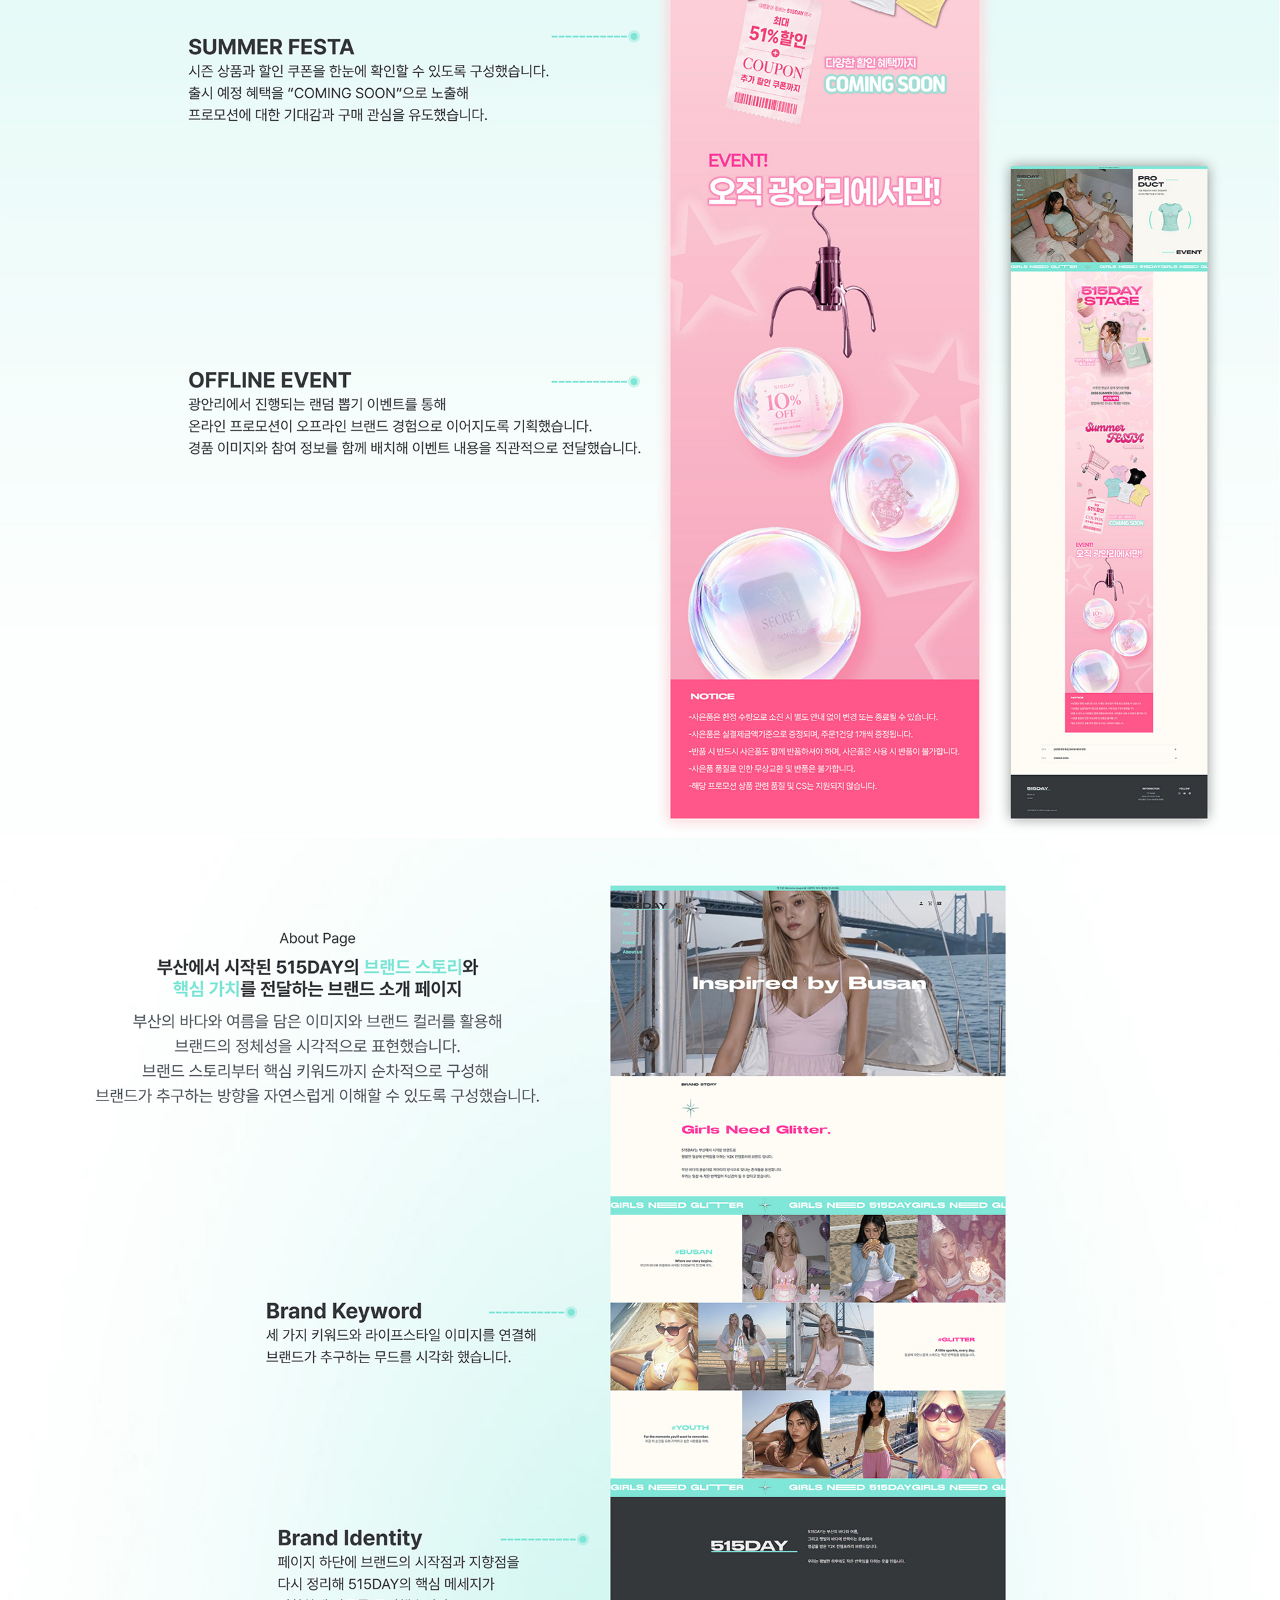
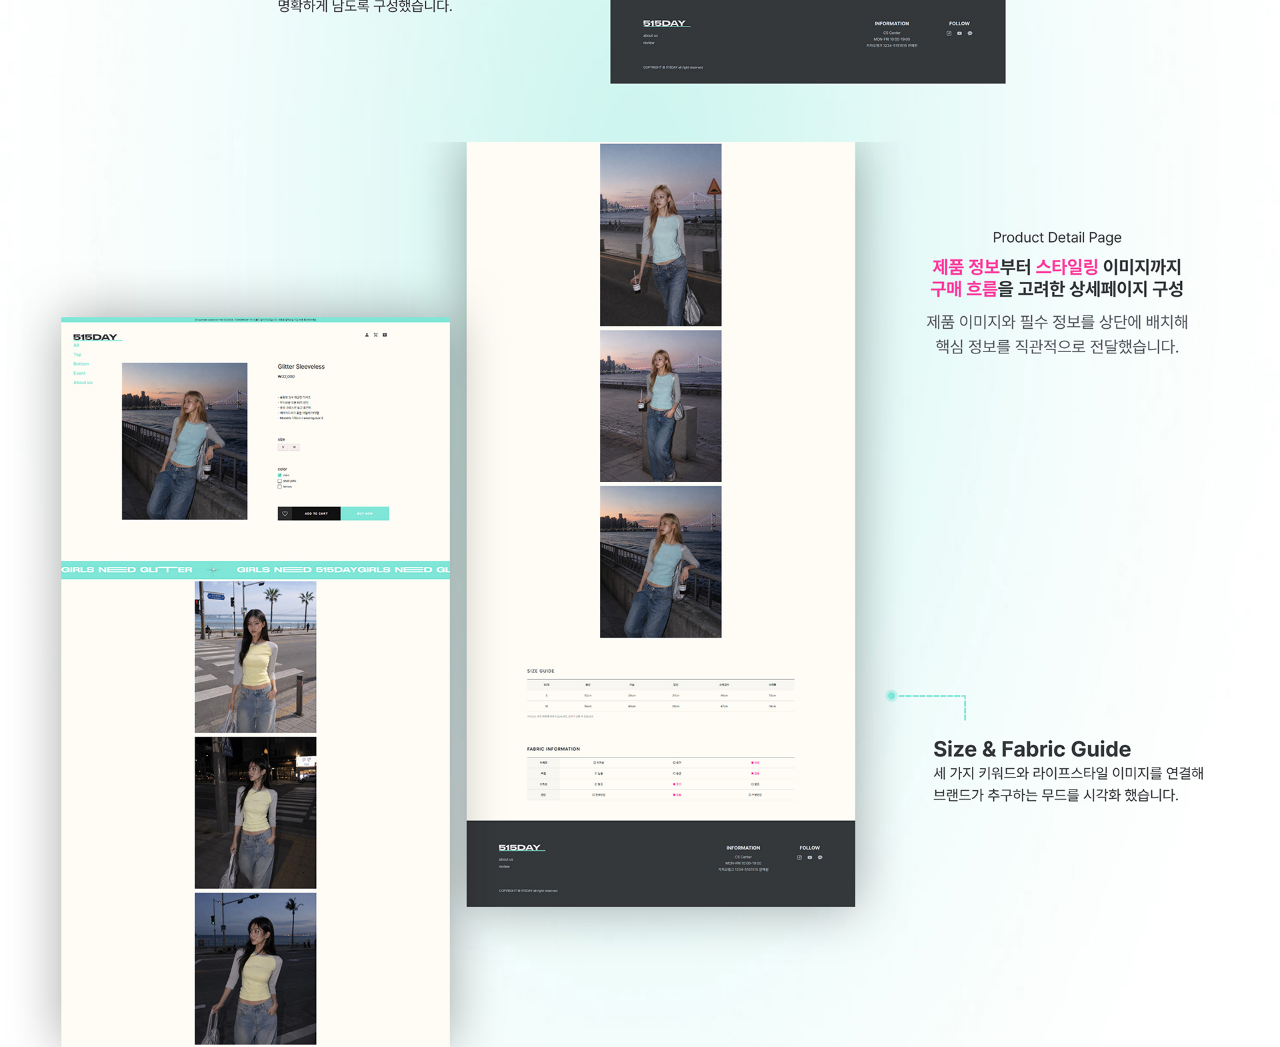
<file: 515DAYWEB.html>
<!DOCTYPE html>
<html lang="en">
<head>
    <meta charset="UTF-8">
    <meta name="viewport" content="width=device-width, initial-scale=1.0">
    <title>515DAY Web Design</title>
    <link rel="shortcut icon" href="./assets/515DAY/SBSB.png" type="image/x-icon">
</head>
<style>
   *{margin:0; padding:0;}
			a{text-decoration:none;
				color:inherit;}
			img{
				display: block;
				
			}
			.fixed_box{position:fixed;
				bottom:40px;
				right:30px;
				width:40px;}
			#top img{
					width: 100%;
				}
			.home_btn, .top_btn{
				display: inline-block;
				width:55px;
				line-height: 55px;
				background-color: #1d2323;
				text-align: center;
				border-radius:50%;
				margin-bottom:5px;
				color:#fff;
				transition: all 0.5s;
			}
			.fixed_box a:hover{
				background-color: #1d2323;
			} 
</style>
<body>
   <div id="top">
			<img src="./assets/515DAY/w1.jpg" alt="bx이미지"><!--가이드 이미지 경로 지정하기-->
			<img src="./assets/515DAY/w2.jpg" alt="bx이미지"><!--가이드 이미지 경로 지정하기-->
			<img src="./assets/515DAY/w3.jpg" alt="bx이미지"><!--가이드 이미지 경로 지정하기-->
			<img src="./assets/515DAY/w4.jpg" alt="bx이미지"><!--가이드 이미지 경로 지정하기-->
			<img src="./assets/515DAY/w5.jpg" alt="bx이미지"><!--가이드 이미지 경로 지정하기-->
			<img src="./assets/515DAY/w6.jpg" alt="bx이미지"><!--가이드 이미지 경로 지정하기-->
			<img src="./assets/515DAY/w7.jpg" alt="bx이미지"><!--가이드 이미지 경로 지정하기-->
            <img src="./assets/515DAY/w8.jpg" alt="bx이미지"><!--가이드 이미지 경로 지정하기-->
            <img src="./assets/515DAY/w9.jpg" alt="bx이미지"><!--가이드 이미지 경로 지정하기-->
            <img src="./assets/515DAY/w10.jpg" alt="bx이미지"><!--가이드 이미지 경로 지정하기-->
		<div class="fixed_box">
			<a href="#" class="top_btn"><!--href부분은 이미지를 감싼 div에 있는 id이름과 동일하게 설정.-->
				TOP
			</a>
			<a href="index.html" target="_blank" class="home_btn">
				Home
			</a>
		</div>


		<!--이동시 부드럽게 이동시키기 위해 추가한 구문 시작. script쪽 전부 삭제가능.-->
		<script src="https://code.jquery.com/jquery-1.12.4.min.js" integrity="sha256-ZosEbRLbNQzLpnKIkEdrPv7lOy9C27hHQ+Xp8a4MxAQ=" crossorigin="anonymous"></script>
		<script>
			$(function() {
				$('a[href*="#"]:not([href="#"])').click(function() {
				if (location.pathname.replace(/^\//,'') == this.pathname.replace(/^\//,'') && location.hostname == this.hostname) {
				var target = $(this.hash);
				target = target.length ? target : $('[name=' + this.hash.slice(1) +']');
				if (target.length) {
				$('html, body').animate({
				scrollTop: target.offset().top
				}, 500);//움직이는 시간 조정
				return false;
				}
				}
				});
				});
		</script>
</body>
</html>
</file>
